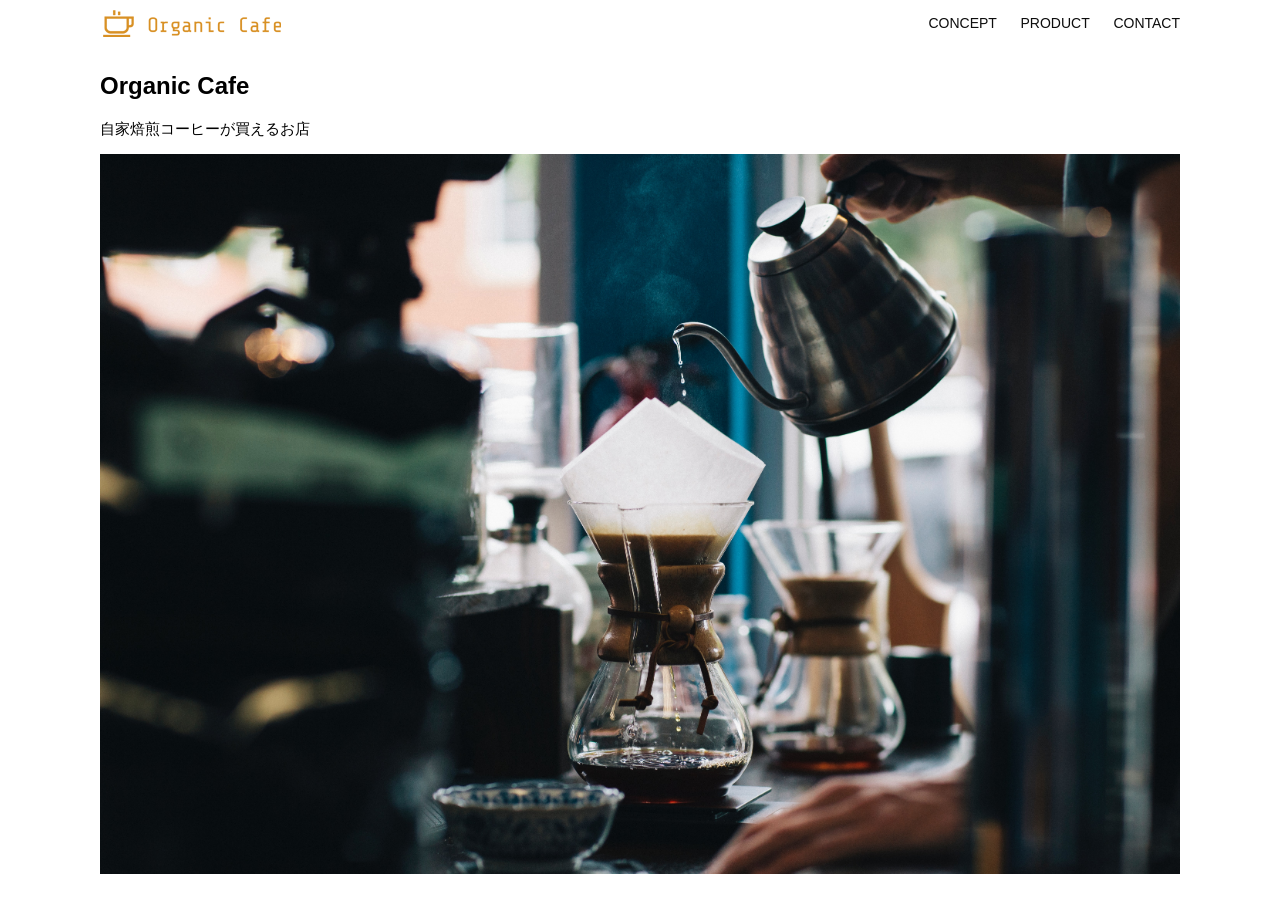
<file: html-css-kadai_013/index.html>
<!DOCTYPE html>
<html>
  <head>
    <title>Organic cafe</title>
    <meta charset="utf-8"/>
    <meta name="description" content="自家焙煎のコーヒーがお家で楽しめるOrganic Cafe"/>
    <meta name="viewport" content="width=device-width, initial-scale=1.0">
    <link rel="stylesheet" href="style.css"/>
  </head>

  <body>
    <header>
      <!--ロゴ-->
      <a href="index.html" id="logo"><img src="images/logo.png" alt="トップページに戻る"></a>
      <!--PC用ナビ-->
      <nav id="nav-pc">
        <a href="index.html#concept">CONCEPT</a>
        <a href="index.html#product">PRODUCT</a>
        <a href="index.html#contact">CONTACT</a>
      </nav>
      <!--スマホ用メニューボタン-->
      <img id="menu-sp" src="images/button-menu.png" alt="ナビゲーションを開く" onclick="document.getElementById('nav-sp').style.display='block'">
      <!--スマホ用ナビ-->
      <nav id="nav-sp">
        <img id="close" src="images/button-close.png" alt="ナビゲーションを閉じる" onclick="document.getElementById('nav-sp').style.display='none'">
        <a id="logo-sp" href="index.html" onclick="document.getElementById('nav-sp').style.display='none'"><img src="images/logo-sp.png" alt="トップページに戻る"></a>
        <a class="menu" href="index.html#concept" onclick="document.getElementById('nav-sp').style.display='none'">CONCEPT</a>
        <a class="menu" href="index.html#product" onclick="document.getElementById('nav-sp').style.display='none'">PRODUCT</a>
        <a class="menu" href="index.html#contact" onclick="document.getElementById('nav-sp').style.display='none'">CONTACT</a>
      </nav>
    </header>
    <main>
      <article>
        <section id="main-visual">
          <div id="main-message">
            <h2>Organic Cafe</h2>
            <P>自家焙煎コーヒーが買えるお店</P>
          </div>
          <img src="images/main-image.jpg" alt="コーヒーをハンドドリップで淹れる画像">
        </section>
      </article>

    </main>
  </body>
</html>
</file>
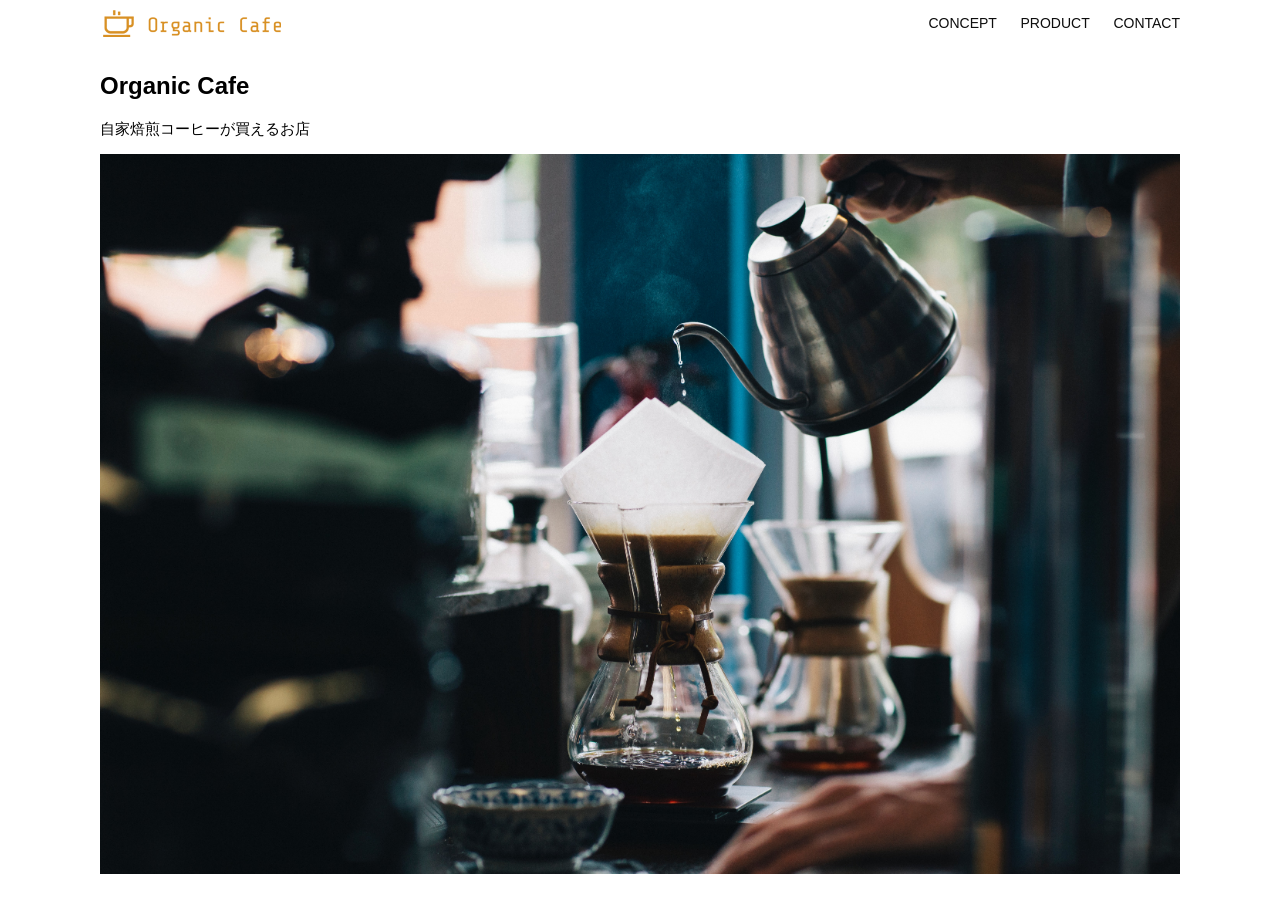
<file: kadai_013/index.html>
<!DOCTYPE html>
<html>
  <head>
    <title>Organic cafe</title>
    <meta charset="utf-8"/>
    <meta name="description" content="自家焙煎のコーヒーがお家で楽しめるOrganic Cafe"/>
    <meta name="viewport" width="device-width, initial-scale=1.0"/>
    <link rel="stylesheet" href="style.css"/>
  </head>

  <body>
    <header>
      <!--ロゴ-->
      <a href="index.html" id="logo"><img src="images/logo.png" alt="トップページに戻る"></a>
      <!--PC用ナビ-->
      <nav id="nav-pc">
        <a href="index.html#concept">CONCEPT</a>
        <a href="index.html#product">PRODUCT</a>
        <a href="index.html#contact">CONTACT</a>
      </nav>
      <!--スマホ用メニューボタン-->
      <img id="menu-sp" src=images/button-menu.png alt="ナビゲーションを開く" onclick="document.getElementById('nav-sp').style.display='block'">
      <!--スマホ用ナビ-->
      <nav id="nav-sp">
        <img id="close" src="images/button-close.png" alt="ナビゲーションを閉じる" onclick="document.getElementById('nav-sp').style.display='none'">
        <a id="logo-sp" href="index.html" onclick="document.getElementById('nav-sp').style.diplay='none'"><img src="images/logo-sp.png" alt="トップページに戻る"></a>
        <a class="menu" href="index.html#concept" onclick="document.getElementById('nav-sp').style.display='none'">CONCEPT</a>
        <a class="menu" href="index.html#product" onclick="document.getElementById('nav-sp').style.display='none'">PRODUCT</a>
        <a class="menu" href="index.html#contact" onclick="document.getElementById('nav-sp').style.display='none'">CONTACT</a>
      </nav>
    </header>
    <main>
      <article>
        <section id="main-visual">
          <div id="main-message">
            <h2>Organic Cafe</h2>
            <P>自家焙煎コーヒーが買えるお店</P>
          </div>
          <img src="images/main-image.jpg" alt="コーヒーをハンドドリップで淹れる画像">
        </section>
      </article>

    </main>
  </body>
</html>
</file>
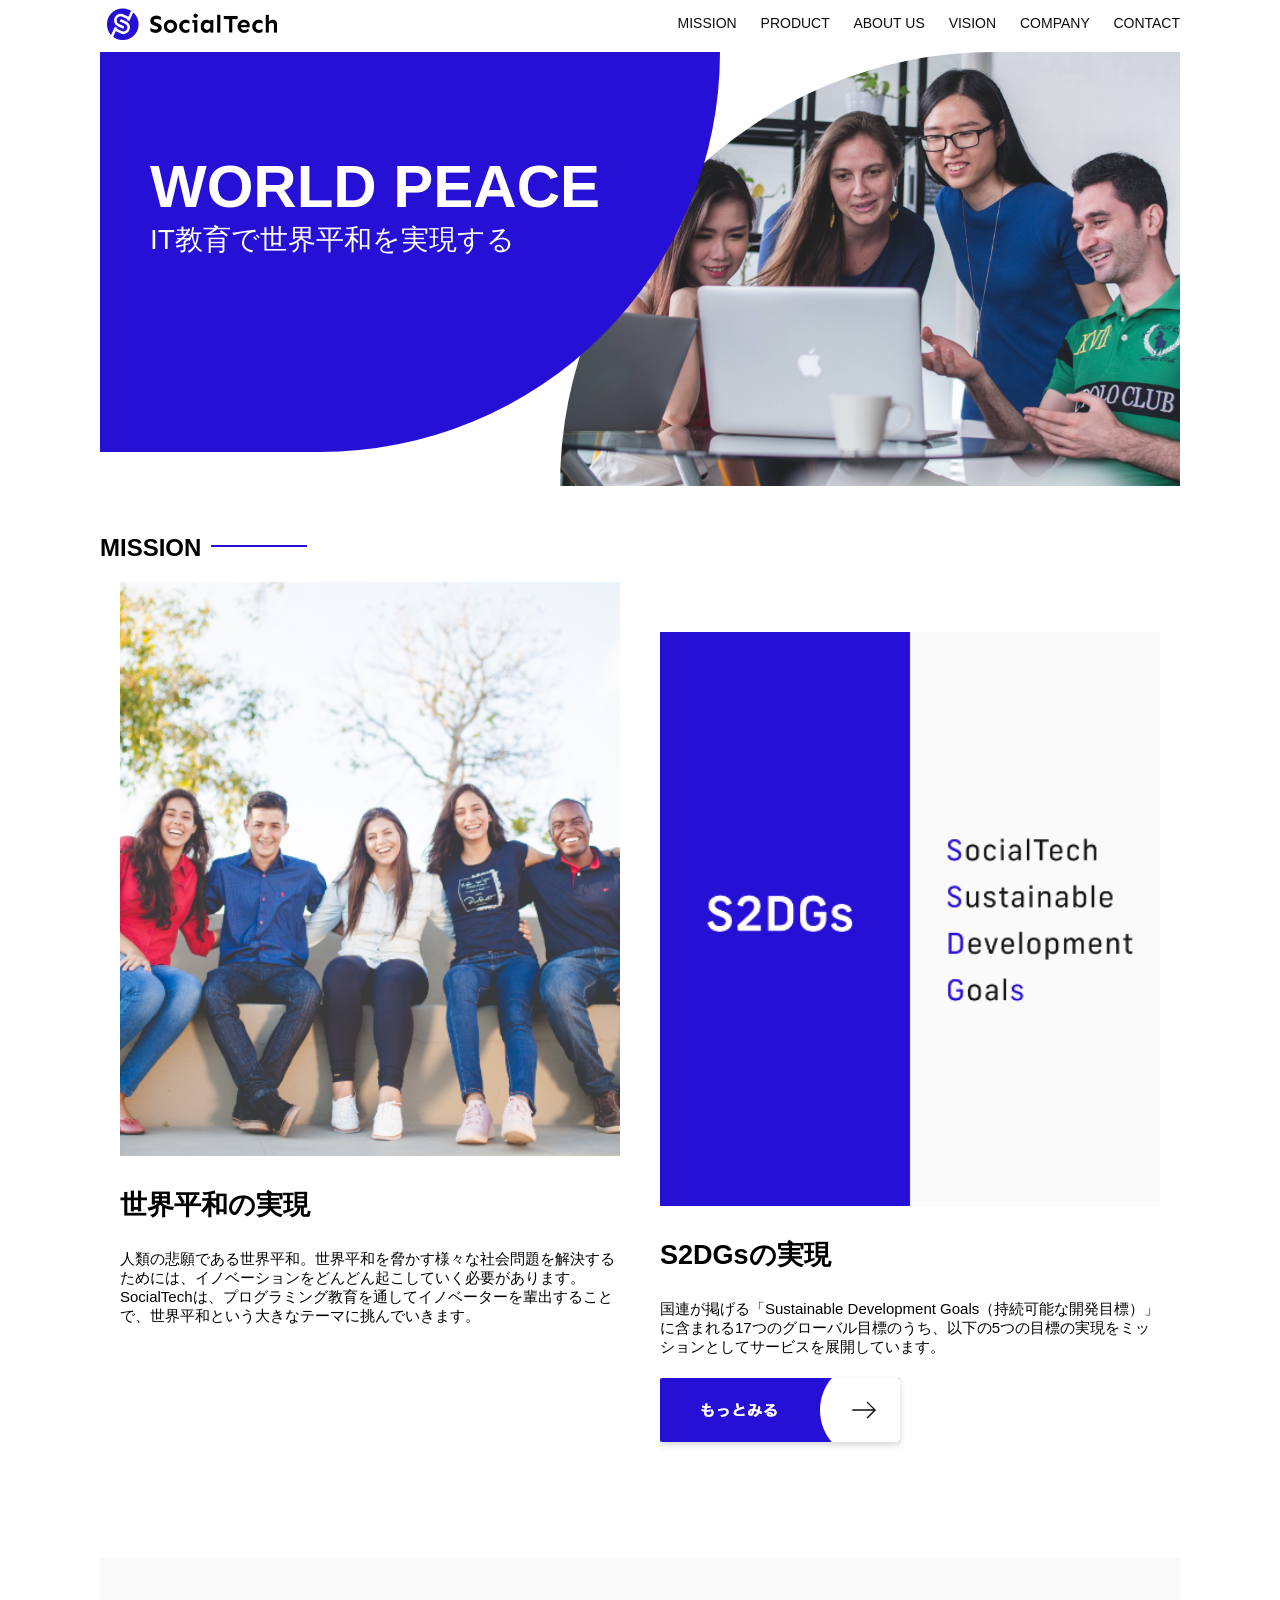
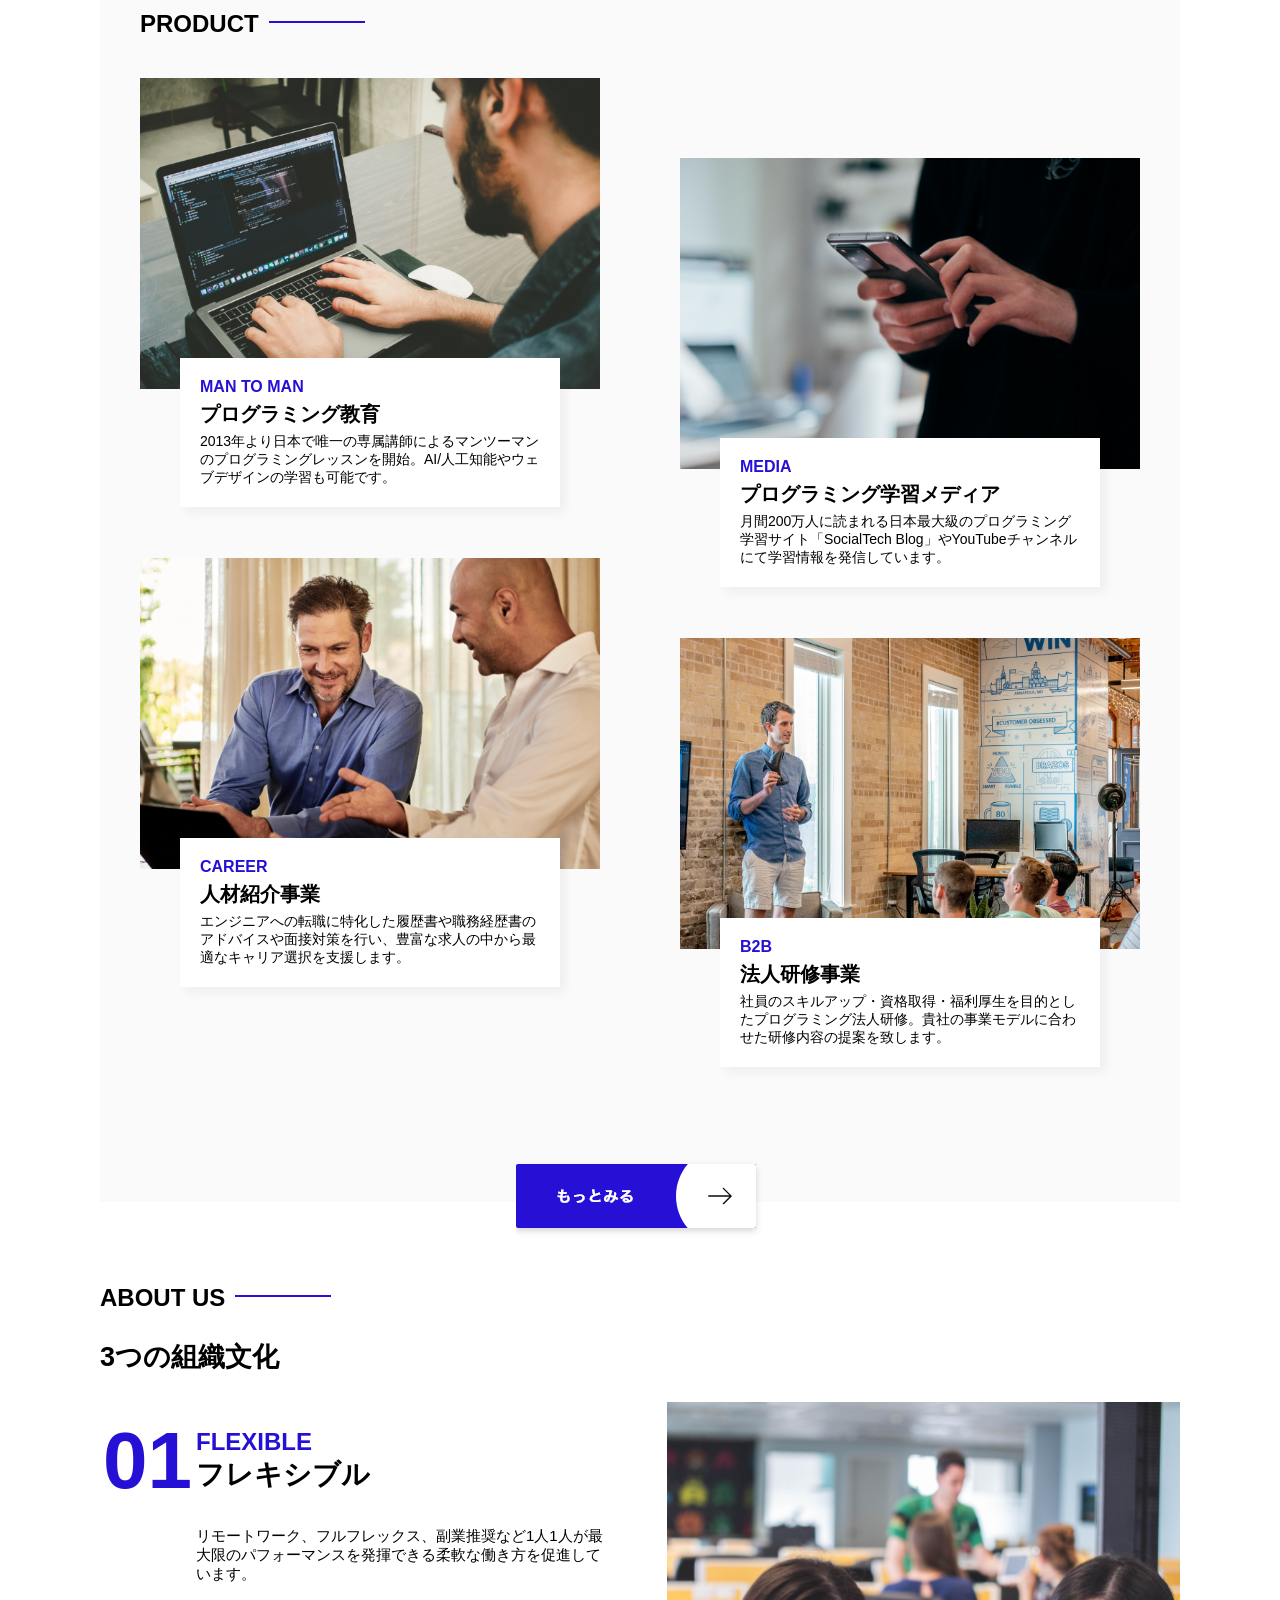
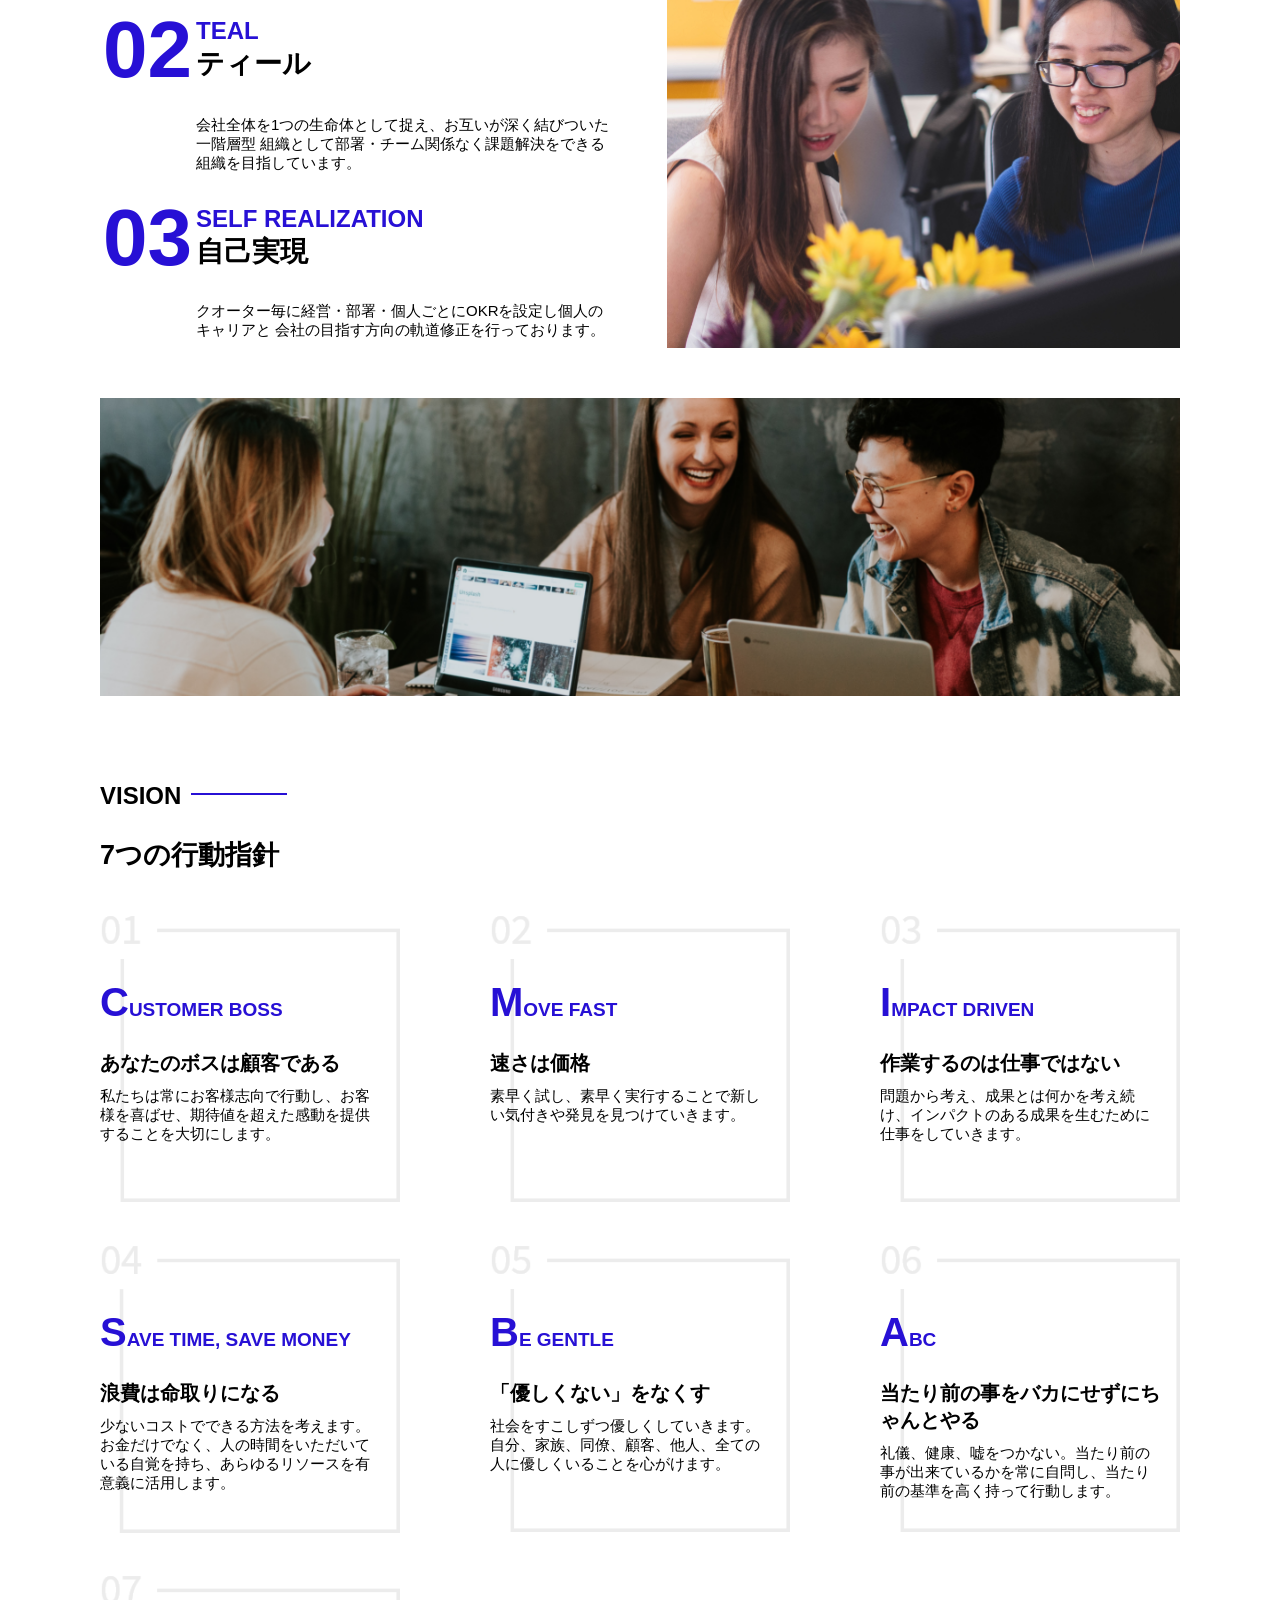
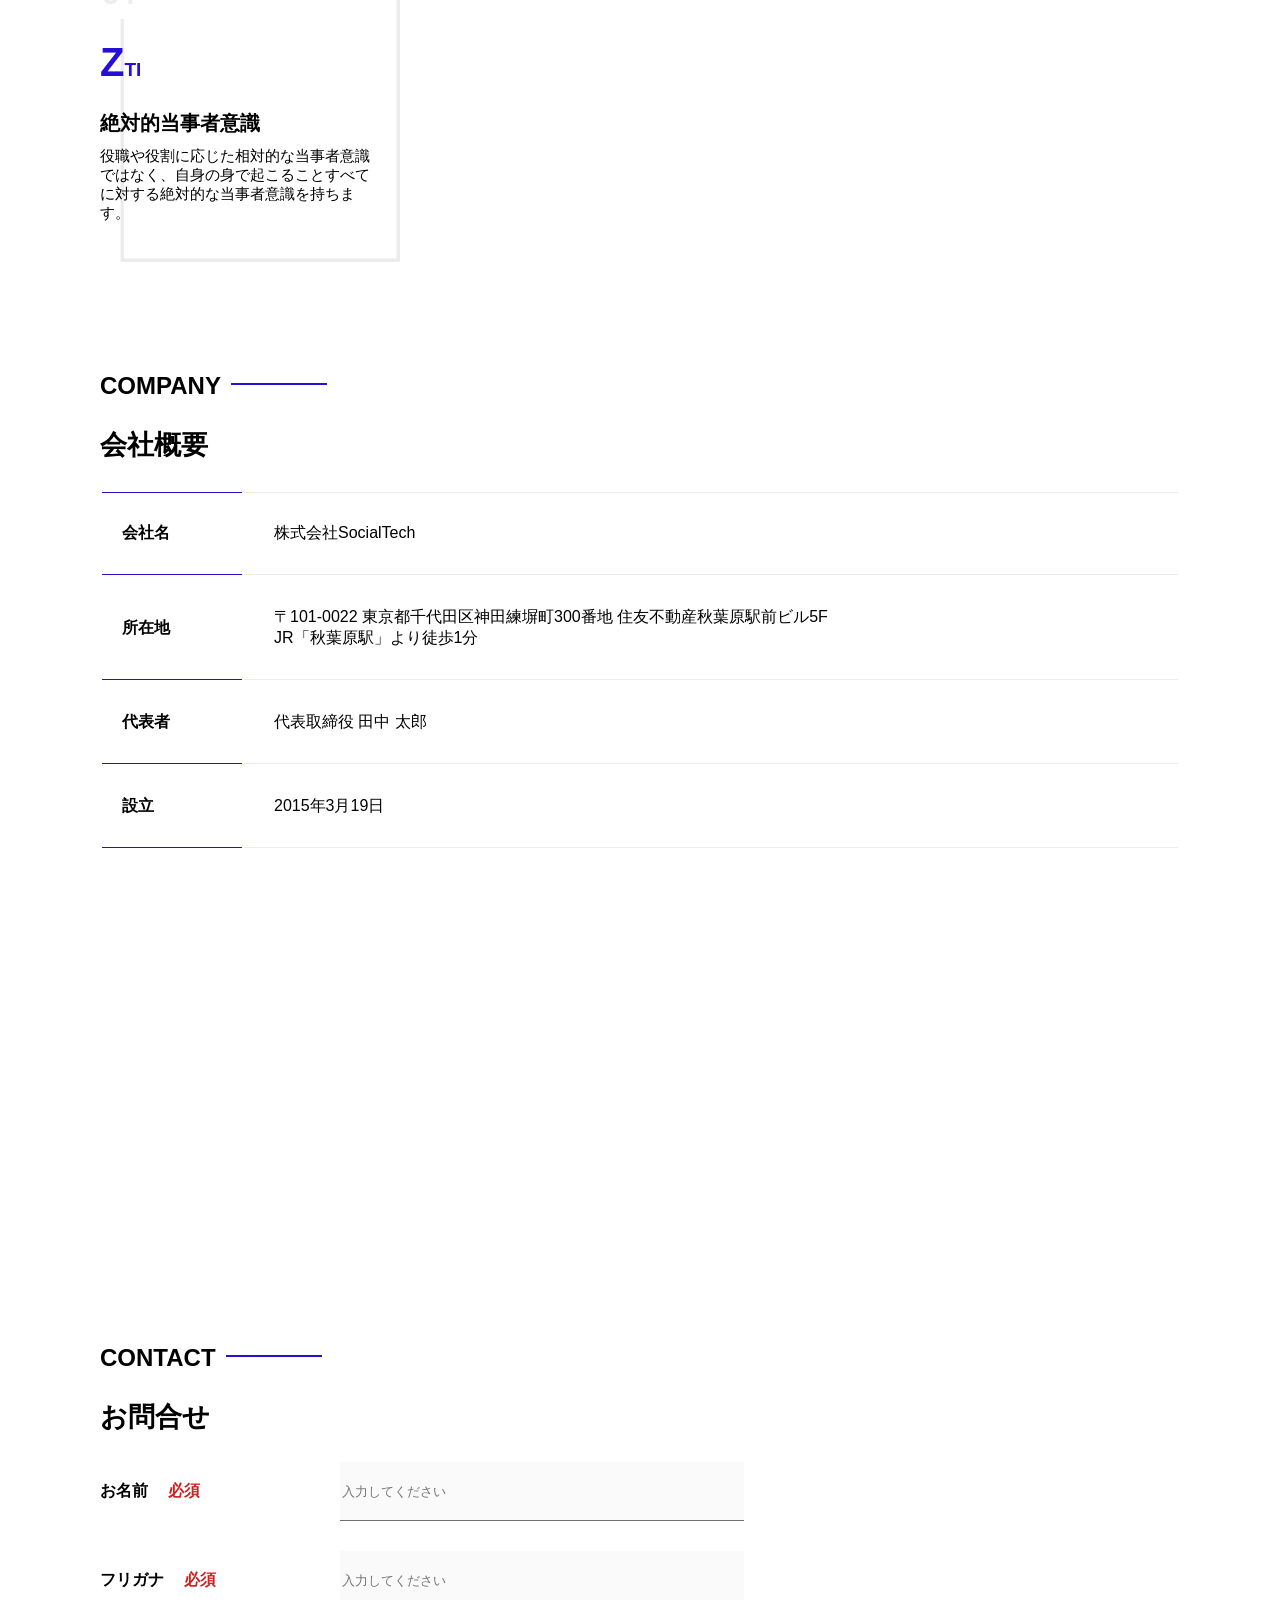
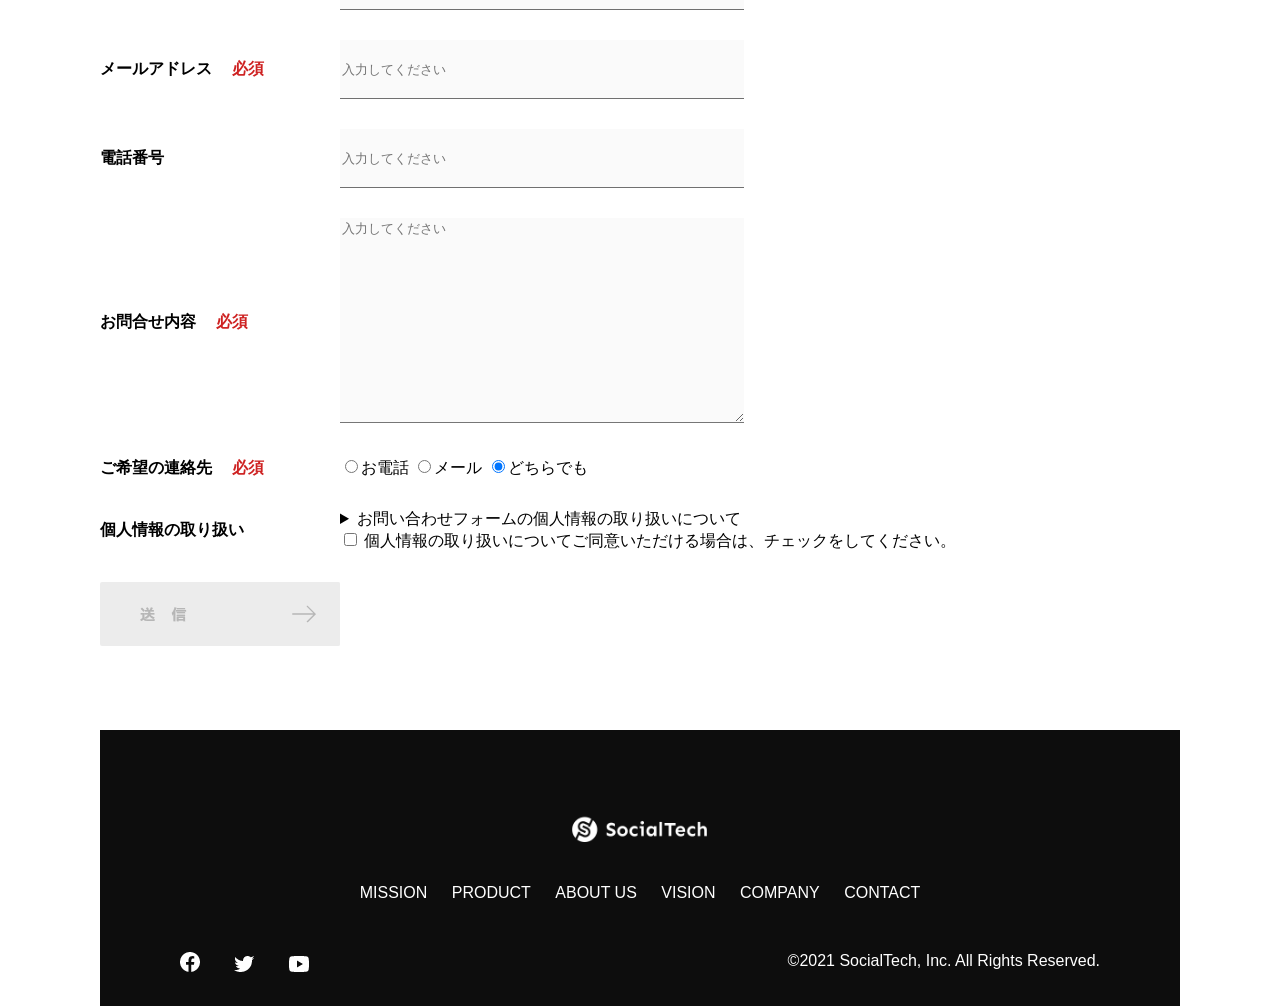
<file: Socialtech2/index.html>
<!DOCTYPE html>
<html>
  <head>
    <title>SocialTech</title>
    <meta charset="utf-8">
    <meta name="description" content="Social Techは絵dTech業界のリーディングカンパニーを目指します">
    <meta name="viewport" width="device-width, initial-scale=1.0">
    <link rel="stylesheet" href="style.css">
  </head>
  <body>
    <header>
      <!--ロゴ-->
      <a href="index.html" id="logo"><img src="images/logo.png" alt="トップページに戻る"></a>
      <!--PC用ナビゲーション-->
      <nav id="nav-pc">
        <a href="mission.html">MISSION</a>
        <a href="product.html">PRODUCT</a>
        <a href="index.html#aboutus">ABOUT US</a>
        <a href="index.html#vision">VISION</a>
        <a href="index.html#company">COMPANY</a>
        <a href="index.html#contact">CONTACT</a>
      </nav>
      <!--スマホ用メニューボタン-->
      <img id="menu-sp" src="images/button-menu.png" alt="ナビゲーションを開く" onclick="document.getElementById('nav-sp').style.display = 'block'">

      <!--スマホ用ナビゲーション-->
      <nav id="nav-sp">
        <img id="close" src="images/button-close.png" alt="ナビゲーションを閉じる" onclick="document.getElementById('nav-sp').style.display = 'none'">
        <a id="logo-sp" href="index.html" onclick="document.getElementById('nav-sp').style.display = 'none'"><img src="images/logo-sp.png" alt="トップページに戻る"></a>
        <a class="menu" href="mission.html" onclick="document.getElementById('nav-sp').style.display = 'none'">MISSION</a>
        <a class="menu" href="product.html" onclick="document.getElementById('nav-sp').style.display = 'none'">PRODUCT</a>
        <a class="menu" href="index.html#aboutus" onclick="document.getElementById('nav-sp').style.display = 'none'">ABOUT US</a>
        <a class="menu" href="index.html#vision" onclick="document.getElementById('nav-sp').style.display = 'none'">VISION</a>
        <a class="menu" href="index.html#company" onclick="ducument.getElementById('nav-sp').style.display = 'none'">COMPANY</a>
        <a class="menu" href="index.html#contact" onclick="document.getElementById('nav-sp').style.display ='none'">CONTACT</a>
        <div id="sns">
          <a href="https://www.facebook.com/sejuku2013"><img src=images/button-facebook.png alt="Facebookへのリンク"></a>
          <a href="https://twitter.com/samuraijuku"><img src=images/button-twitter.png alt="twitterへのリンク"></a>
          <a href="ttps://www.youtube.com/channel/UCCFOQO5aDK0xXam4cUQXT8g"><img src=images/button-youtube.png alt="Youtubeへのリンク"></a>
        </div>
      </nav>
    </header>

    <main>
      <article>
        <section id="main-visual">
          <div id="main-message">
            <h1>WORLD PEACE</h1>
            <p>IT教育で世界平和を実現する</p>
          </div>
          <img src="images/index/index-main.png" alt="PCに集まる多国籍の仲間たち">
        </section>
      </article>
      
      <article>
        <section id="mission">
          <h2 class="index-h2">MISSION</h2>
          <div id="mission-flex">
            <div>
              <img id="mission-photo" src="images/index/index-mission.png" alt="屋外のベンチで写真を撮影する仲間たち">
              <h3>世界平和の実現</h3>
              <p>人類の悲願である世界平和。世界平和を脅かす様々な社会問題を解決するためには、イノベーションをどんどん起こしていく必要があります。SocialTechは、プログラミング教育を通してイノベーターを輩出することで、世界平和という大きなテーマに挑んでいきます。</p>
            </div>
            <div>
              <img id="s2dgs" src="images/index/s2dgs.png" alt="S2DGs">
              <h3>S2DGsの実現</h3>
              <p>国連が掲げる「Sustainable Development Goals（持続可能な開発目標）」に含まれる17つのグローバル目標のうち、以下の5つの目標の実現をミッションとしてサービスを展開しています。</p>
              <a href="mission.html">
                <img src="images/button-more.png" alt="もっと見る">
              </a>
            </div>
          </div>
        </section>

        <section id="product">
          <h2 class="index-h2">PRODUCT</h2>
          <div>
            <div id="product-left">
              <div>
                <img class="product-photo" src="images/product/product-mantoman.png" alt="PCに向き合う男性">
                <div class="product-explain">
                  <span>MAN TO MAN</span>
                  <h3>プログラミング教育</h3>
                  <p>2013年より日本で唯一の専属講師によるマンツーマンのプログラミングレッスンを開始。AI/人工知能やウェブデザインの学習も可能です。</p>
                </div>
              </div>
              <div>
                <img class="product-photo" src="images/product/product-career.png" alt="談笑する二人の男性">
                <div class="product-explain">
                  <span>CAREER</span>
                  <h3>人材紹介事業</h3>
                 <p>エンジニアへの転職に特化した履歴書や職務経歴書のアドバイスや面接対策を行い、豊富な求人の中から最適なキャリア選択を支援します。</p>
                </div>
              </div>
            </div>
            <div id="product-right">
              <div>
                <img class="product-photo" src="images/product/product-media.png" alt="スマホを操作する人物">
                <div class="product-explain">
                  <span>MEDIA</span>
                  <h3>プログラミング学習メディア</h3>
                  <p>月間200万人に読まれる日本最大級のプログラミング学習サイト「SocialTech Blog」やYouTubeチャンネルにて学習情報を発信しています。</p>
                </div>
              </div>
              <div>
                <img class="product-photo" src="images/product/product-b2b.png" alt="大勢の前で抗議する男性">
                <div class="product-explain">
                  <span>B2B</span>
                  <h3>法人研修事業</h3>
                  <p>社員のスキルアップ・資格取得・福利厚生を目的としたプログラミング法人研修。貴社の事業モデルに合わせた研修内容の提案を致します。</p>
                </div>
              </div>
            </div>
          </div>
          <div>
            <a id="product-more" href="product.html">
              <img src="images/button-more.png" alt="もっと見る">
            </a>
          </div>
        </section>

        <section id="aboutus">
          <h2 class="index-h2">ABOUT US</h2>
          <h3>3つの組織文化</h3>
          <div>
            <table class="culture-table">
              <tr>
                <td>
                  <span class="culture-num">01</span>
                </td>
                <td>
                  <span class="culture-en">FLEXIBLE</span>
                  <span class="culture-jp">フレキシブル</span>
                </td>
              </tr>
              <tr>
                <td>
                  <!--空のセル-->
                </td>
                <td>
                  <P class="culture-description">
                    リモートワーク、フルフレックス、副業推奨など1人1人が最大限のパフォーマンスを発揮できる柔軟な働き方を促進しています。
                  </P>
                </td>
              </tr>
              <tr>
                <td>
                  <span class="culture-num">02</span>
                </td>
                <td>
                  <span class="culture-en">TEAL</span>
                  <span class="culture-jp">ティール</span>
                </td>
              </tr>
              <tr>
                <td>
                  <!--空のセル-->
                </td>
                <td>
                  <p class="culture-description">
                    会社全体を1つの生命体として捉え、お互いが深く結びついた一階層型
                    組織として部署・チーム関係なく課題解決をできる組織を目指しています。
                  </p>
                </td>
              </tr>
              <tr>
                <td>
                  <span class="culture-num">03</span>
                </td>
                <td>
                  <span class="culture-en">SELF REALIZATION</span>
                  <span class="culture-jp">自己実現</span>
                </td>
              </tr>
              <tr>
                <td>
                  <!--空のセル-->
                </td>
                <td>
                  <p class="culture-description">
                    クオーター毎に経営・部署・個人ごとにOKRを設定し個人のキャリアと
                    会社の目指す方向の軌道修正を行っております。
                  </p>
                </td>
              </tr> 
            </table>
              <img class="culture-img" src="images/index/index-aboutus1.png" alt="笑顔で話し合う二人の女性">
          </div>
            <img class="culture-img2" src="images/index/index-aboutus2.png" alt="笑顔で話し合う三人の男女">
        </section>

        <!--VISION-->
        <section id="vision">
          <h2 index-h2>VISION</h2>
          <h3>7つの行動指針</h3>
          <div>
            <div class="vision-box">
              <img src="images/index/vision-01.png" alt="01">
              <span>
                <h4>CUSTOMER BOSS</h4>
                <h5>あなたのボスは顧客である</h5>
                <P>私たちは常にお客様志向で行動し、お客様を喜ばせ、期待値を超えた感動を提供することを大切にします。</P>
              </span>
            </div>
            <div>
              <div class="vision-box">
                <img src="images/index/vision-02.png" alt="02">
                <span>
                  <h4>MOVE FAST</h4>
                  <h5>速さは価格</h5>
                  <p>素早く試し、素早く実行することで新しい気付きや発見を見つけていきます。</p>
                </span>
              </div>
            </div>
            <div>
              <div class="vision-box">
                <img src="images/index/vision-03.png" alt="03">
                <span>
                  <h4>IMPACT DRIVEN</h4>
                  <h5>作業するのは仕事ではない</h5>
                  <p>問題から考え、成果とは何かを考え続け、インパクトのある成果を生むために仕事をしていきます。</p>
                </span>
              </div>
            </div>
            <div>
              <div class="vision-box">
                <img src="images/index/vision-04.png" alt="04">
                <span>
                  <h4>SAVE TIME, SAVE MONEY</h4>
                  <h5>浪費は命取りになる</h5>
                  <p>少ないコストでできる方法を考えます。お金だけでなく、人の時間をいただいている自覚を持ち、あらゆるリソースを有意義に活用します。</p>
                </span>
              </div>
            </div>
            <div>
              <div class="vision-box">
                <img src="images/index/vision-05.png" alt="05">
                <span>
                  <h4>BE GENTLE</h4>
                  <h5>「優しくない」をなくす</h5>
                  <p>社会をすこしずつ優しくしていきます。自分、家族、同僚、顧客、他人、全ての人に優しくいることを心がけます。</p>
                </span>
              </div>
            </div>
            <div>
              <div class="vision-box">
                <img src="images/index/vision-06.png" alt="06">
                <span>
                  <h4>ABC</h4>
                  <h5>当たり前の事をバカにせずにちゃんとやる</h5>
                  <p>礼儀、健康、嘘をつかない。当たり前の事が出来ているかを常に自問し、当たり前の基準を高く持って行動します。</p>
                </span>
              </div>
            </div>
            <div>
              <div class="vision-box">
                <img src="images/index/vision-07.png" alt="07">
                <span>
                  <h4>ZTI</h4>
                  <h5>絶対的当事者意識</h5>
                  <p>役職や役割に応じた相対的な当事者意識ではなく、自身の身で起こることすべてに対する絶対的な当事者意識を持ちます。</p>
                </span>
              </div>
            </div>
          </div>
        </section>

        <!--COMPANY-->
        <section id="company">
          <h2 class="index-h2">COMPANY</h2>
          <h3>会社概要</h3>
          <table id="company-table">
            <tr>
              <th class="tableheader-first">会社名</th>
              <td class="cell-first">株式会社SocialTech</td>
            </tr>
            <tr>
              <th class=tableheader>所在地</th>
              <td class="cell">〒101-0022 東京都千代田区神田練塀町300番地 住友不動産秋葉原駅前ビル5F<br>JR「秋葉原駅」より徒歩1分</td>
            </tr>
            <tr>
              <th class="tableheader">代表者</th>
              <td class="cell">代表取締役 田中 太郎</td>
            </tr>
            <tr>
              <th class="tableheader">設立</th>
              <td class="cell">2015年3月19日</td>
            </tr>
          </table>
          <iframe src="https://www.google.com/maps/embed?pb=!1m18!1m12!1m3!1d3240.0688551336807!2d139.7720776771055!3d35.69992317258124!2m3!1f0!2f0!3f0!3m2!1i1024!2i768!4f13.1!3m3!1m2!1s0x60188fee13660e23%3A0x77137876edf742ac!2z5L2P5Y-L5LiN5YuV55Sj56eL6JGJ5Y6f6aeF5YmN44OT44Or!5e0!3m2!1sja!2sjp!4v1704858013291!5m2!1sja!2sjp"
          style="border: 0;" allowfullscreen=" looding=lazy">
          </iframe>
        </section>

        <!--CONTACT-->
        <section id="contact">
          <h2 id="index-h2">CONTACT</h2>
          <h3>お問合せ</h3>
          <form>
            <div>
              <div class="contact-heading">
                <label class="contact-label">お名前<span class="contact-span">必須</span></label>
              </div>
              <div>
                <input type="text" name="name" placeholder="入力してください" class="contact-textbox">
              </div>
            </div>
            <div>
              <div class="contact-heading">
                <label class="contact-label">フリガナ<span class=contact-span>必須</span></label>
              </div>
              <div>
                <input type="text" name="furigana" placeholder="入力してください" class="contact-textbox">
              </div>
            </div>
            <div>
              <div class="contact-heading">
                <label class="contact-label">メールアドレス<span class=contact-span>必須</span></label>
              </div>
              <div>
                <input type="text" name="email" placeholder="入力してください" class="contact-textbox">
              </div>
            </div>
            <div>
              <div class="contact-heading">
                <label class="contact-label">電話番号</label>
              </div>
              <div>
                <input type="text" name="tel" placeholder="入力してください" class="contact-textbox">
              </div>
            </div>
            <div>
              <div class="contact-heading">
                <label class="contact-label">お問合せ内容<span class=contact-span>必須</span></label>
              </div>
              <div>
                <textarea class="contact-textarea" placeholder="入力してください" name="message"></textarea>
              </div>
            </div>
            <div>
              <div class="contact-heading">
                <label class="contact-label">ご希望の連絡先<span class="contact-span">必須</span></label>
              </div>
              <div>
                <input class="radiobutton" type="radio" value="tel" name="contact" checked><label>お電話</label>
                <input class="radiobutton" type="radio" value="mail" name="contact" checked><label>メール</label>
                <input class="radiobutton" type="radio" value="both" name="contact" checked><label>どちらでも</label>
              </div>
            </div>
            <div>
              <div class="contact-heading">
                <label class="contact-label">個人情報の取り扱い</label>
              </div>
              <div>
                <details>
                  <summary>お問い合わせフォームの個人情報の取り扱いについて</summary>
                  <div>
                    <span>１．組織の名称又は氏名</span><br>
                    株式会社SocialTech<br><br>
                    <span>２．個人情報保護管理者（若しくはその代理人）の氏名又は職名、所属及び連絡先
                    鈴木 一郎 コーポレート部</span><br>
                    メールアドレス：samurai@example.com<br>
                    TEL：03-1234-5678<br>
                    <span>３．個人情報の利用目的</span><br>
                     ・本サービス及び本サービスに関連する情報の提供又はそれらに関する連絡のため<br>
                     ・ユーザーの本人確認のため<br>
                     ・当社サービスのご案内のため<br>
                     ・当社の商品等の広告または宣伝（電子メールによるものを含むものとします。）<br><br>
                    <span>４．個人情報の取り扱い業務の委託</span><br>
                    個人情報の取扱業務の全部または一部を外部に業務委託する場合があります。<br>
                    その際、弊社は、個人情報を適切に保護できる管理体制を敷き実行していることを条件として<br>
                    委託先を厳選したうえで、機密保持契約を委託先と締結し、お客様の個人情報を厳密に管理させます。<br><br>
                    <span>５．個人情報の開示等の請求</span><br>
                    お客様は、弊社に対してご自身の個人情報の開示等（利用目的の通知、開示、内容の訂正・追加・削除、利用の停止または消去、第三者への提供の停止）に関して、当社問合わせ窓口に申し出ることができます。<br>
                    その際、弊社はお客様ご本人を確認させていただいたうえで、合理的な期間内に対応いたします。<br><br>
                    なお、個人情報に関する弊社問合わせ先は、次の通りです。<br><br>
                    株式会社SocialTech　個人情報問合せ窓口<br>
                    〒101-0022 東京都千代田区神田練塀町300番地 住友不動産秋葉原駅前ビル5F<br>
                    メールアドレス：samurai@example.com　TEL：03-1234-5678<br><br>
                    <span>６．個人情報を提供されることの任意性について</span><br><br>
                    お客様がご自身の個人情報を弊社に提供されるか否かは、お客様のご判断によりますが、もしご提供されない場合には、適切なサービスが提供できない場合がありますので予めご了承ください。
                  </div>
                </details>
                <input type="checkbox" name="agree">
                <span>個人情報の取り扱いについてご同意いただける場合は、チェックをしてください。</span>
              </div>
            </div>
            <input type="image" src="images/button-submit.png" alt="送信する">
          </form>
        </section>
      </article>
      <footer>
        <div id="footer-logo">
          <img src="images/logo-sp.png" alt="SocialTech">
        </div>
        <div id="footer-link">
          <a href="mission.html">MISSION</a>
          <a href="product.html">PRODUCT</a>
          <a href="index.html#aboutus">ABOUT US</a>
          <a href="index.html#vision">VISION</a>
          <a href="index.html#company">COMPANY</a>
          <a href="index.html#contact">CONTACT</a>
        </div>
        <div id="sns-footer">
          <a href="http://www.facebook.com/sejuku2013"><img src="images/button-facebook.png" alt="Facebookへのリンク"></a>
          <a href="https://twitter.com/samuraijuku"><img src="images/button-twitter.png" alt="Twitterへのリンク"></a>
          <a href="https://www.youtube.com/channel/UCCFOQO5aDK0xXam4cUQXT8g"><img src="images/button-youtube.png" alt="Youtubeへのリンク"></a>
           <span id="copyright">&copy;2021 SocialTech, Inc. All Rights Reserved.</span>
        </div>
      </footer>
    </main>
  </body>
</html>
</file>
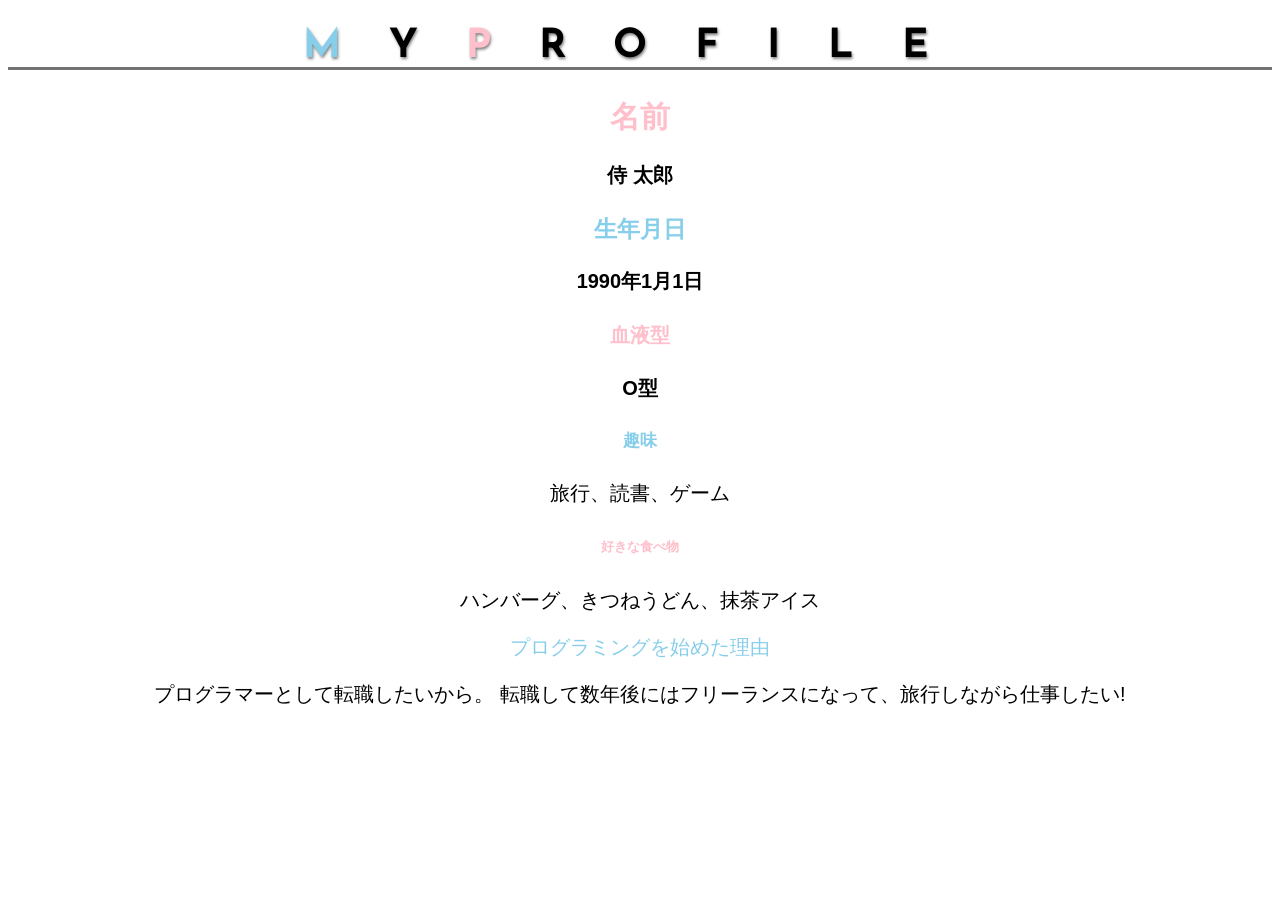
<file: kadai_014.html>
<!DOCTYPE html>
<html>
  <head>
    <title>14章課題</title>
    <mata name="description" content="このページは14章の課題です。">
    <meta charset="utf-8">
    <link rel="stylesheet" href="kadai_014.css">
    <link rel="preconnect" href="https://fonts.googleapis.com">
<link rel="preconnect" href="https://fonts.gstatic.com" crossorigin>
<link href="https://fonts.googleapis.com/css2?family=Josefin+Sans&family=Noto+Sans+JP&display=swap" rel="stylesheet">

  </head>
  <body>
      <h1 class="google-fonts"><span id="first-heading">M</span>Y<span id="second-heading">P</span>ROFILE</h1>
      <div id="parent">
        <h2 class="text-pink">名前</h2>
        <p class="child">侍 太郎</p>
        <div class="child">
        <h3 class="text-skyblue">生年月日</h3>
        <p class="grandchild">1990年1月1日</p>
        <h4 class="text-pink">血液型</h4>
        <P class="grandchild">O型</P>
        </div>
        </div>
        </div>
    </div>
      <h5 class="text-skyblue">趣味</h5>
      <P>旅行、読書、ゲーム</P>
      <h6 class="text-pink">好きな食べ物</h6>
      <p>ハンバーグ、きつねうどん、抹茶アイス</p>
      <h7 class="text-skyblue">プログラミングを始めた理由</h7>
      <p>プログラマーとして転職したいから。
        転職して数年後にはフリーランスになって、旅行しながら仕事したい!</p>
  </body>
</html>
</file>
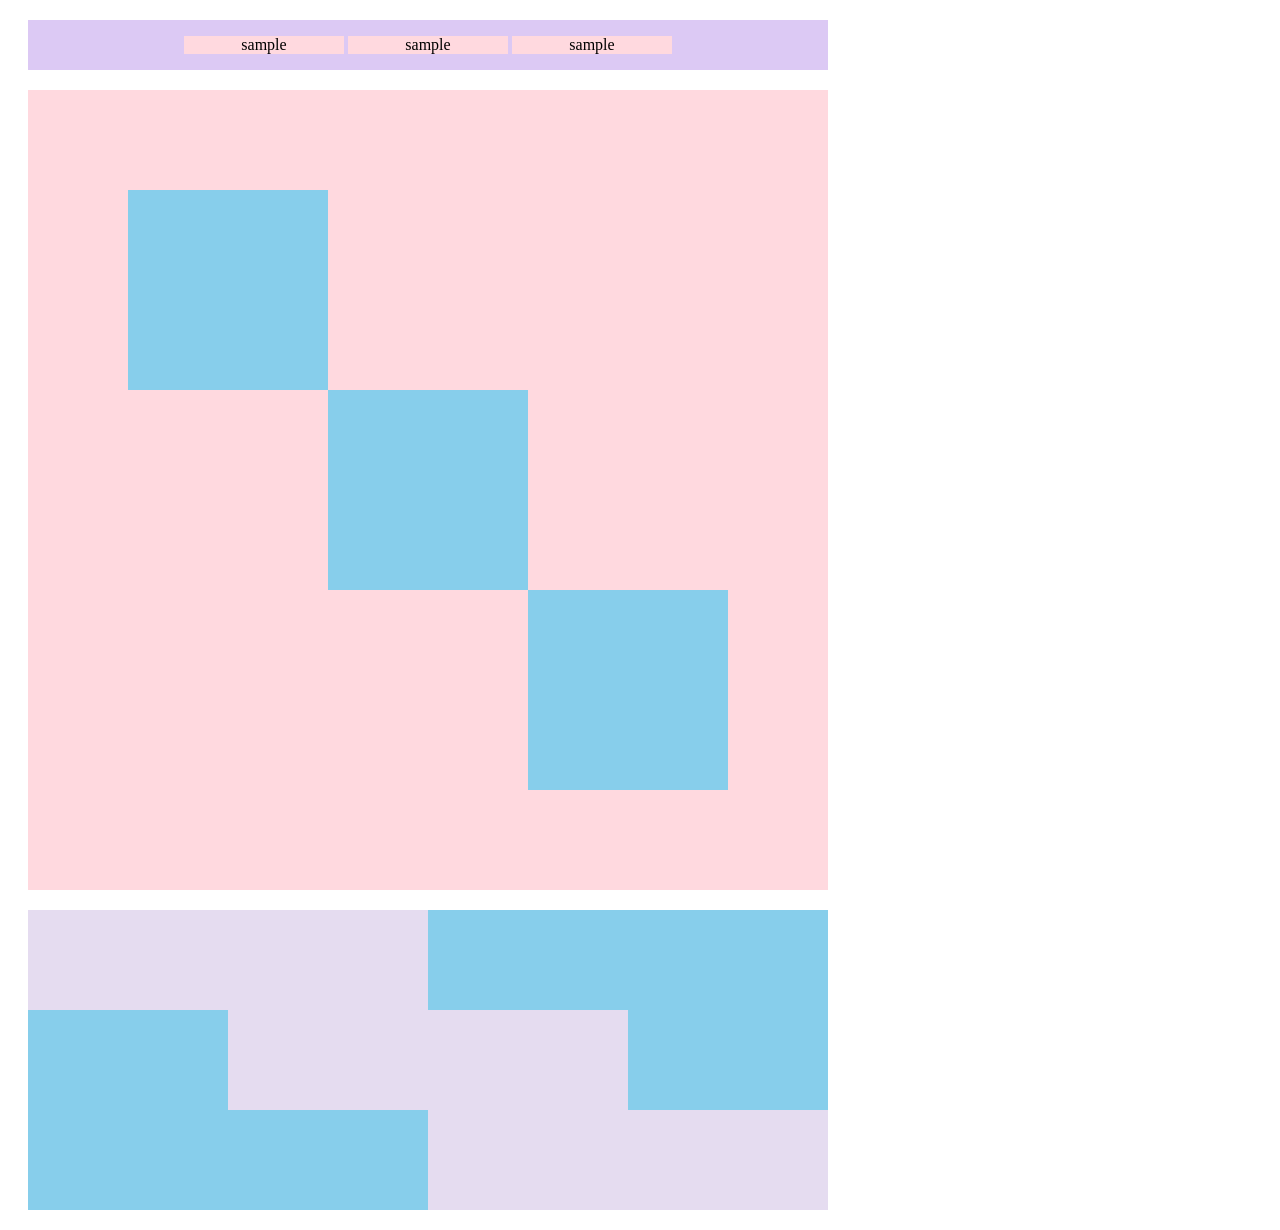
<file: kadai_018.html>
<!DOCTYPE html>
<html>
  <head>
    <title>18章課題</title>
    <meta name="このページは18章の課題です">
    <meta charset="utf-8">
    <link rel="stylesheet" href="style.css">
  </head>
  <body>
    <div id="top">
      <div class="top-child">
        <P top-child>sample</P>
        <P top-child>sample</P>
        <P top-child>sample</P>
      </div>
    </div>
    <div id="middle">
      <div id="middle-child01"></div>
        <div id="middle-child02"></div>
         <div id="middle-child03"></div>
    </div>
    <div id="bottom">
      <div id="bottom-child01"></div>
        <div id="bottom-child02"></div>
          <div id="bottom-child03"></div>
    </div>
  </body>
</html>
</file>
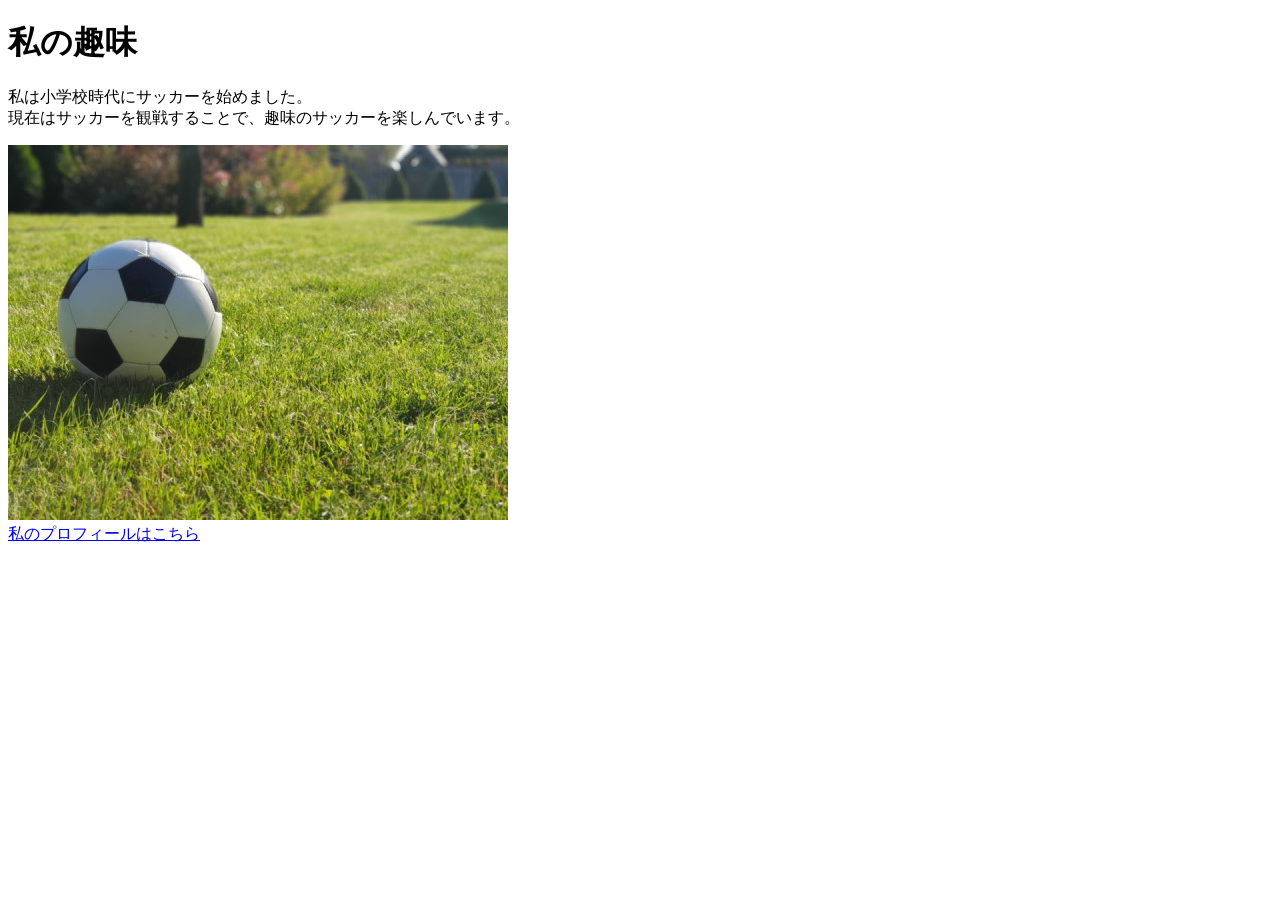
<file: kadai_005/kadai_005.html>
<!DOCTYPE html>
<html>
  <head>
    <title>５章課題</title>
    <meta name="description"content="このページは大５章の課題です"
      <meta charset="utf-8"
  </head>

  <body>
    <header>
      <h1>私の趣味</h1>
    </header>

    <p>私は小学校時代にサッカーを始めました。<br>現在はサッカーを観戦することで、趣味のサッカーを楽しんでいます。</p>
    <img src="../kadai_005/images/sample.jpg"><br>
    <a href="https://twitter.com/samuraijuku">私のプロフィールはこちら</a>
  </body>
</html>
</file>
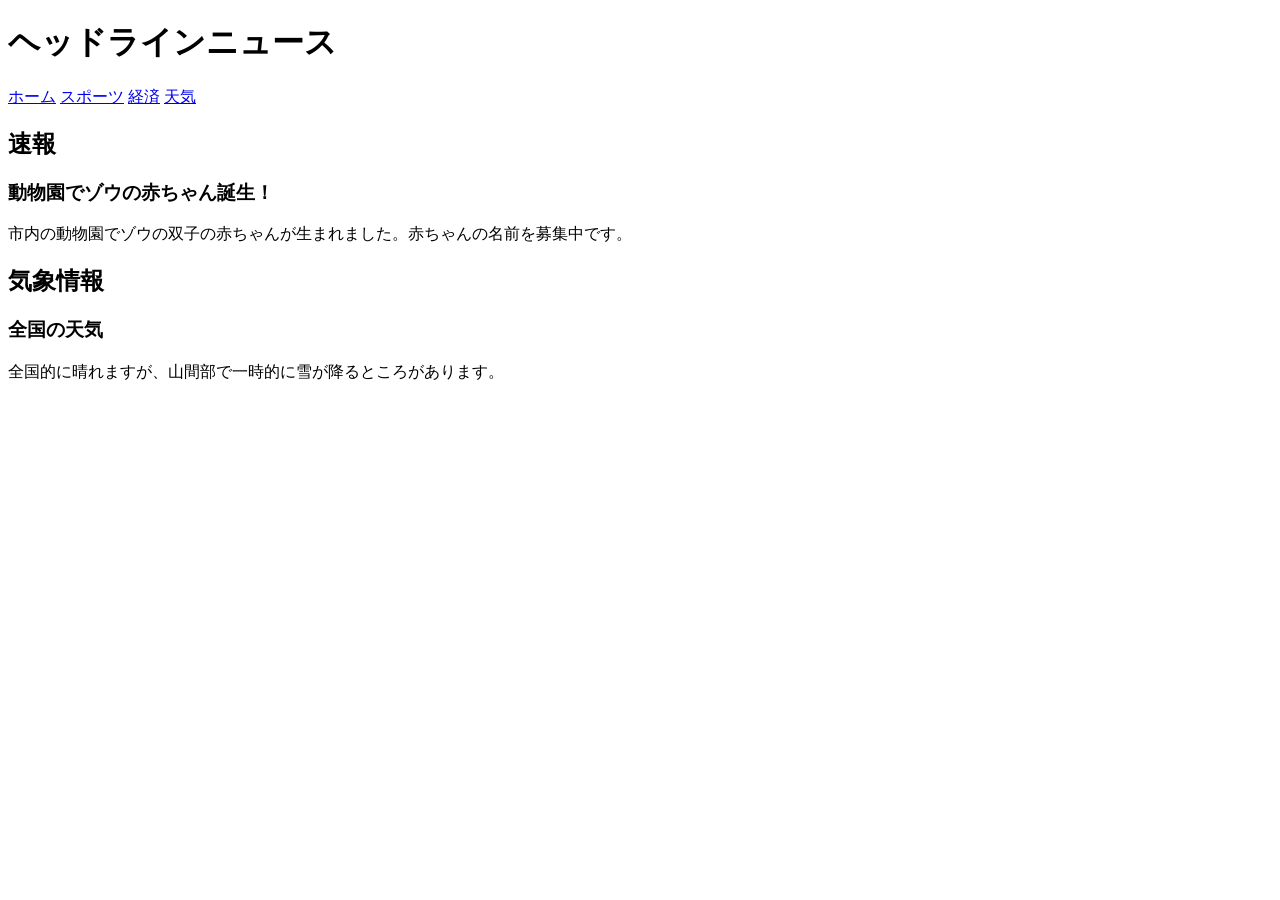
<file: kadai_008/layout.html>
<!DOCTYPE html>
<html>

<body>
  <header>
    <h1>ヘッドラインニュース</h1>
    <nav>
      <a href="layout.html">ホーム</a>
      <a href="https://www.google.com">スポーツ</a>
      <a href="https://www.google.com">経済</a>
      <a href="https://www.google.com">天気</a>
    </nav>
  </header>

  <main>
    <article>
      <section>
        <h2>速報</h2>
        <h3>動物園でゾウの赤ちゃん誕生！</h3>
        <p>市内の動物園でゾウの双子の赤ちゃんが生まれました。赤ちゃんの名前を募集中です。</p>
      </section>
      <section>
        <h2>気象情報</h2>
        <h3>全国の天気</h3>
        <p>全国的に晴れますが、山間部で一時的に雪が降るところがあります。</p>
      </section>
    </article>

  </main>
  <footer>
  </footer>
</body>

</html>
</file>
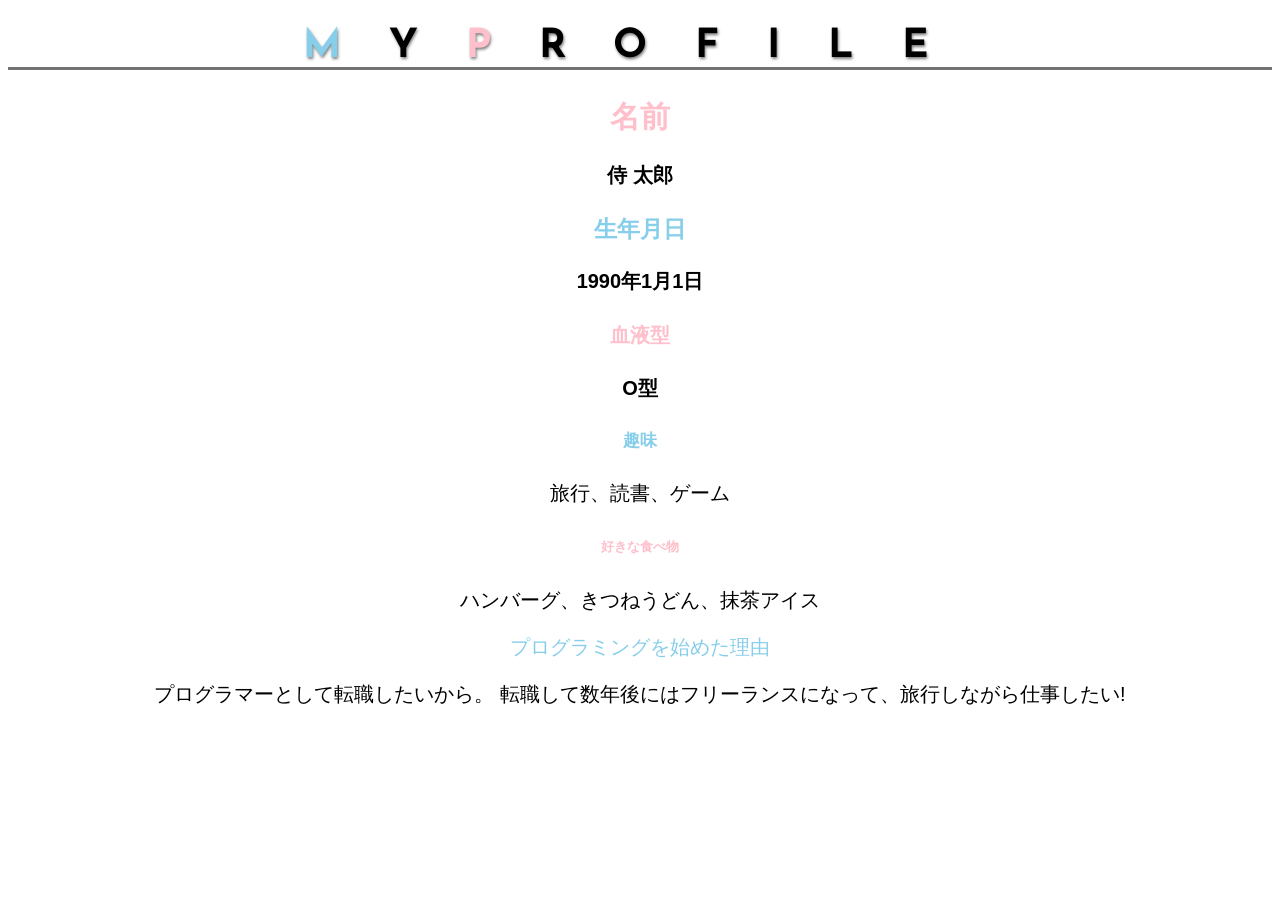
<file: kadai_014/kadai_014.html>
<!DOCTYPE html>
<html>
  <head>
    <title>14章課題</title>
    <meta name="description" content="このページは14章の課題です。">
    <meta charset="utf-8">
    <link rel="stylesheet" href="kadai_014.css">
      <link rel="preconnect" href="https://fonts.googleapis.com">
        <link rel="preconnect" href="https://fonts.gstatic.com" crossorigin>
        <link href="https://fonts.googleapis.com/css2?family=Josefin+Sans&family=Noto+Sans+JP&display=swap" rel="stylesheet">

  </head>
  <body>
      <h1 class="google-fonts"><span class="text-skyblue">M</span>Y<span class="text-pink">P</span>ROFILE</h1>
      <div id="parent">
        <h2 class="text-pink">名前</h2>
        <p class="child">侍 太郎</p>
        <div class="child">
        <h3 class="text-skyblue">生年月日</h3>
        <p class="grandchild">1990年1月1日</p>
        <h4 class="text-pink">血液型</h4>
        <P class="grandchild">O型</P>
        </div>
        </div>
        </div>
    </div>
      <h5 class="text-skyblue">趣味</h5>
      <P>旅行、読書、ゲーム</P>
      <h6 class="text-pink">好きな食べ物</h6>
      <p>ハンバーグ、きつねうどん、抹茶アイス</p>
      <h7 class="text-skyblue">プログラミングを始めた理由</h7>
      <p>プログラマーとして転職したいから。
        転職して数年後にはフリーランスになって、旅行しながら仕事したい!</p>
  </body>
</html>
</file>
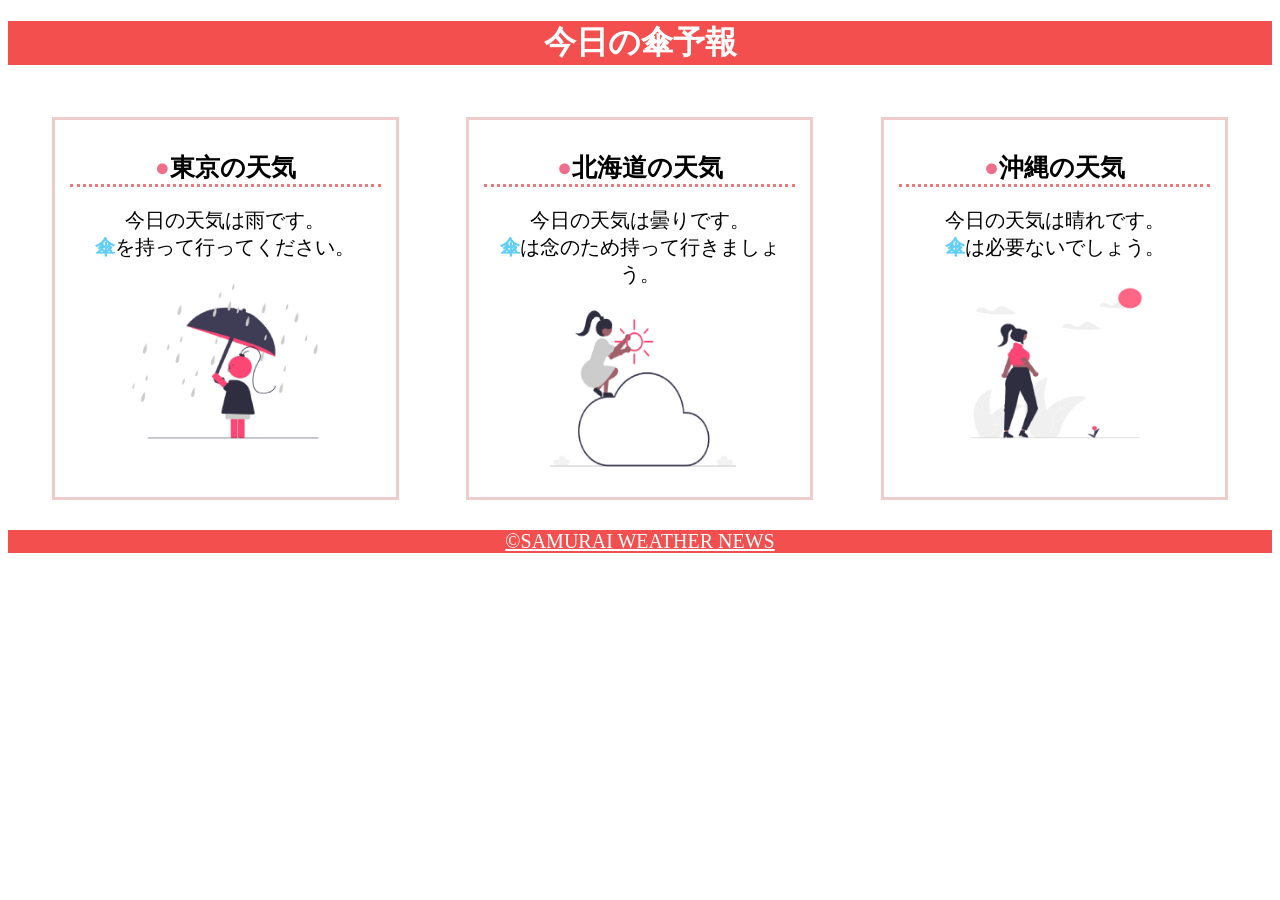
<file: kadai_022/kadai_022.html>
<!DOCTYPE html>
<html>
  <title>22章課題</title>
  <head>
    <meta name="description" content="このページは22章の課題です">
    <meta charset="utf-8">
    <meta name="viewport" content="width=device-width,initial-scale=1.0">
    <link rel="stylesheet" href="style.css">
  </head>
  <body>
      <header>
      <h1>今日の傘予報</h1>
      </header>
      <main>
        <div id="parent">
            <div id="item01" class="contents">
            <h2>東京の天気</h2>
            <p>今日の天気は雨です。</p>
            <p>傘を持って行ってください。</p>
            <img src="images/rainy.png">
            </div>
            <div id="item02"  class="contents">
            <h2>北海道の天気</h2>
            <p>今日の天気は曇りです。</p>
            <p>傘は念のため持って行きましょう。</p>
            <img src="images/cloudy.png">
            </div>
            <div id="item03"  class="contents">
            <h2>沖縄の天気</h2>
            <p>今日の天気は晴れです。</p>
            <p>傘は必要ないでしょう。</p>
            <img src="images/sunny.png">
            </div>
        </div>
      </main>
      <footer>
        <a href="https://www.sejuku.net/corp/">&copy;SAMURAI WEATHER NEWS</a>
      </footer>
  </body>

</html>
</file>
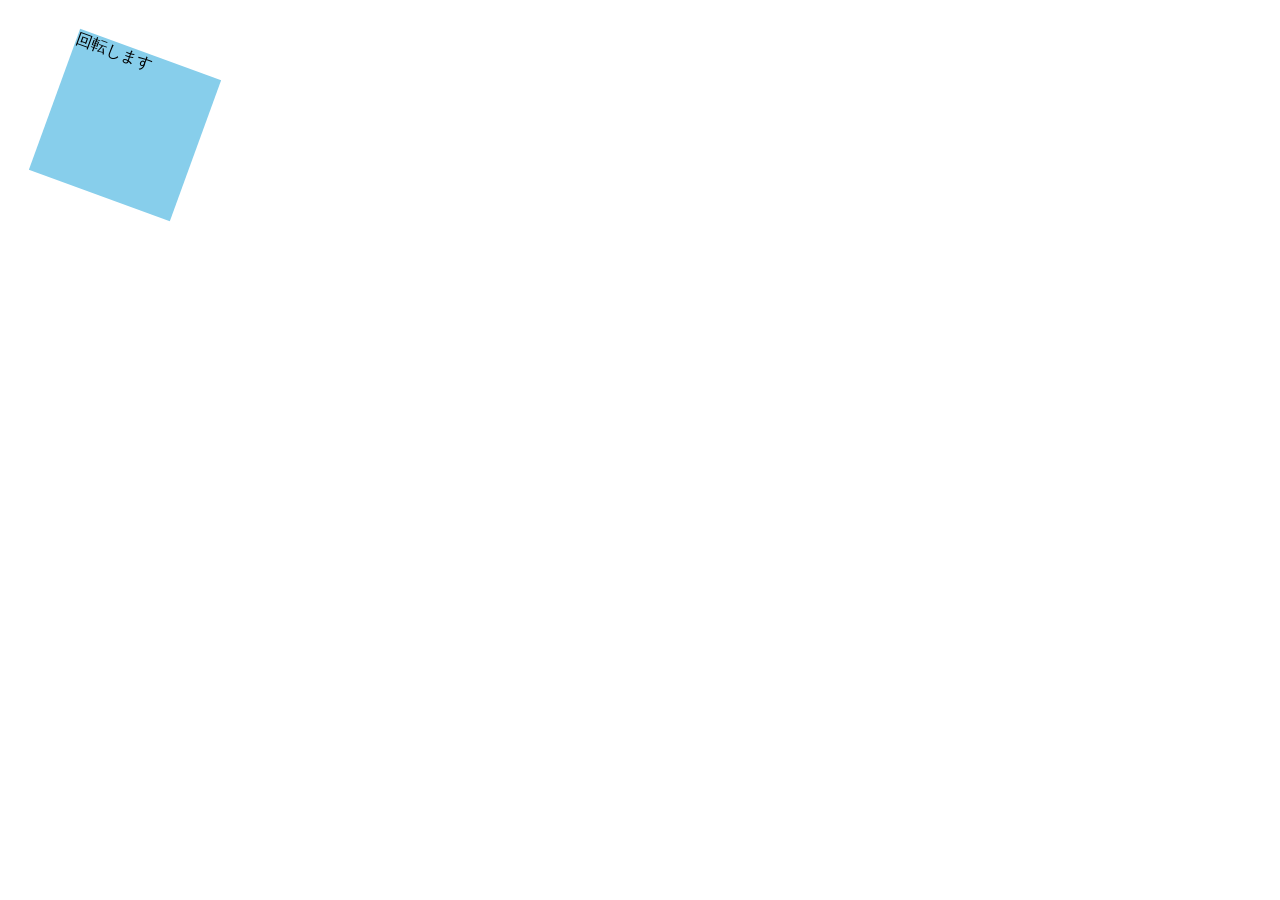
<file: kadai_mdn_css/mdn.html>
<!DOCTYPE html>
<html>

<head>
  <style>
    div{
      position: absolute;
      left: 50px;
      top: 50px;
      width: 150px;
      height: 150px;
      background-color: skyblue;
      transform: rotate(20deg);
    }
  </style>
</head>

<body>
  <div>
    回転します
  </div>

</body>

</html>
</file>
<file: html-css-kadai_013/style.css>
body {
  font-family: "Source Sans Pro", "Hiragino Kaku Gothic ProN", Meiryo, Arial,
    sans-serif;
}

p {
  font-size: 15px;
}

#main-visual > img {
  width: 100%;
}

/*====================
PC用のスタイル
=====================*/
@media screen and (min-width: 768px) {
  /*横幅設定*/
  body {
    max-width: 1080px;
    min-width: 960px;
    margin: 0 auto 0 auto;
  }
  
  #menu-sp {
    display: none;
  }

  #nav-sp {
    display: none;
  }
  /*ヘッダー*/
  header {
    display: flex;
    justify-content: space-between;
  }
  /*ナビゲーションのレイアウト*/
  #nav-pc {
    text-align: right;
    font-size: 14px;
    padding-top: 15px;
  }
  #nav-pc > a {
    text-decoration: none;
    margin-left: 20px;
  }
  #nav-pc > a:link {
    color: #0d0d0d;
  }
  #nav-pc > a:visited{
    color: #0d0d0d;
  }
  #nav-pc > a:hover{
    color: #0d0d0d;
    text-decoration: underline;
  }
  #nav-pc > a:active{
    color: #0d0d0d;
  }
}
/*=============
スマホ用のスタイル
=============*/
@media screen and (max-width: 767px) {
  /*横幅設定*/
  body {
    min-width: 375px;
    margin: 0;
  }
  #nav-pc {
    display: none;
  }
  #menu-sp {
    float: right;
    padding: 0;
  }
  #nav-sp {
    background-color: #ce933e;
    position: absolute;
    left: 0;
    top: 0;
    height: 100%;
    width: 100%;
    display: none;
    z-index: 100;
  }
  #close {
    position: absolute;
    top: 20px;
    right: 20px;
  }
  #logo-sp {
    margin: 80px 0 30px 20px;
  }
  #nav-sp > a {
    display: block;
  }
  #nav-sp > a:link{
    color: #ffffff;
  }
  #nav-sp > a:visited {
    color: #ffffff;
  }
  #nav-sp > a:hover {
    color: #ffffff;
    text-decoration: underline;
  }
  #nav-sp > a:active {
    color: #ffffff;
  }
  #nav-sp > .menu {
    text-decoration: none;
    display: block;
    margin: 0 20px 0 20px;
    height: 44px;
    font-size: 16px;
    background-image: url("images/arrow.png");
    background-repeat: no-repeat;
    background-position: right top;
  }
}
</file>
<file: kadai_013/style.css>
body {
  font-family: "Source Sans Pro", "Hiragino Kaku Gothic ProN", Meiryo, Arial,
    sans-serif;
}

P {
  font-size: 15px;
}

#main-visual > img {
  width: 100%;
}

/*====================
PC用のスタイル
=====================*/
@media screen and (min-width: 768px) {
  /*横幅設定*/
  body {
    max-width: 1080px;
    min-width: 960px;
    margin: 0 auto 0 auto;
  }
  
  #menu-sp {
    display: none;
  }

  #nav-sp {
    display: none;
  }
  /*ヘッダー*/
  header {
    display: flex;
    justify-content: space-between;
  }
  /*ナビゲーションのレイアウト*/
  #nav-pc {
    text-align: right;
    font-size: 14px;
    padding-top: 15px;
  }
  #nav-pc > a {
    text-decoration: none;
    margin-left: 20px;
  }
  #nav-pc > a:link {
    color: #0d0d0d;
  }
  #nav-pc > a:visited{
    color: #0d0d0d;
  }
  #nav-pc > a:hover{
    color: #0d0d0d;
    text-decoration: underline;
  }
  #nav-pc > a:active{
    color: #0d0d0d;
  }
}
/*=============
スマホ用のスタイル
=============*/
@media screen and (max-width: 767px) {
  /*横幅設定*/
  body {
    min-width: 375px;
    margin: 0;
  }
  #nav-pc {
    display: none;
  }
  #menu-sp {
    float: right;
    padding: 0;
  }
  #nav-sp {
    background-color: #ce933e;
    position: absolute;
    left: 0;
    top: 0;
    height: 100%;
    width: 100%;
    display: none;
    z-index: 100;
  }
  #close {
    position: absolute;
    top: 20px;
    right: 20px;
  }
  #logo-sp {
    margin: 80px 0 30px 20px;
  }
  #nav-sp > a {
    display: block;
  }
  #nav-sp > a:link{
    color: #ffffff;
  }
  #nav-sp > a:visited {
    color: #ffffff;
  }
  #nav-sp > a:hover {
    color: #ffffff;
    text-decoration: underline;
  }
  #nav-sp > a:active {
    color: #ffffff;
  }
  #nav-sp > .menu {
    text-decoration: none;
    display: block;
    margin: 0 20px 0 20px;
    height: 44px;
    font-size: 16px;
    background-image: url("images/arrow.png");
    background-repeat: no-repeat;
    background-position: right top;
  }
}
</file>
<file: Socialtech2/style.css>
body {
  font-family: "Source Sans Pro","Hiragino Kaku Gothic ProN",Meiryo,Arial, sans-serif;
}

p {
  font-size: 15px;
}

/*================
PC用のスタイル
=================*/
@media screen and (min-width: 768px){
  /*横幅設定*/
  body {
    max-width: 1080px;
    min-width: 960px;
    margin: 0 auto 0 auto;
  }
  
  header {
    display: flex;
    justify-content: space-between;
  }
  
  #nav-pc {
    font-size: 14px;
    padding-top: 15px;
  }
  
  #nav-pc > a {
    text-decoration: none;
    margin-left: 20px;
  }
  #nav-pc > a:link {
    color: #0d0d0d;
  }
  #nav-pc > a:visited {
    color: #0d0d0d;
  }
  #nav-pc > a:hover {
    color: #0d0d0d;
    text-decoration: underline;
  }
  #nav-pc > a:active {
    color: #0d0d0d;
  }

  /* スマホ用ナビを非表示*/
  #nav-sp,
  #menu-sp {
    display: none;
  }
  
  #main-visual {
    position: relative;
    height: 400px;
  }
  #main-message {
    position: absolute;
    top: 0px;
    left: 0px;
    background-color: #2710d5;
    color: #ffff;
    border-radius: 0 0 476px 0;
    max-width: 620px;
    height: 100%;
    width: 100%;
    z-index: 11;
  }
  #main-message > h1 {
    font-size: 60px;
    font-weight: bold;
    margin:100px 0 0 50px;
  }
  #main-message > p {
    font-size: 28px;
    margin: 0 0 0 50px;
  }
  #main-visual > img {
    max-width: 620px;
    border-radius: 476px 0 0 0;
    position: absolute;
    top: 0;
    right: 0;
    z-index: 10;
  }
  
  h2 {
    margin: 40px 0 0 0;
  }
  h2::after {
    content: url("images/line.png");
    margin-left: 10px;
  }
  h3 {
    font-size: 27px;
  }
  /*ミッション*/
  #mission {
    margin:80px auto 80px auto;
    width: 100%;
  }
  #mission-flex {
    display: flex;
    width: 100%;
  }
  #mission-flex > div {
    width: 50%;
    margin: 20px;
  }
  #mission-photo {
    width: 100%;
  }
  #s2dgs {
    margin: 50px 0 0 0;
    width: 100%;
  }
  /*プロダクト*/
  #product {
    background-color: #fafafa;
    margin: 80px 0 80px 0;
    padding: 10px 40px 0px 40px;
  }
  /*外枠*/
  #product > div {
    margin-top: 40px;
    display: flex;
  }
  
  #product-left {
    width: 50%;
    margin-right: 20px;
  }
  
  #product-right {
    width: 50%;
    margin-left: 20px;
    margin-top: 80px;
  }
  
  #product-left > div {
    position: relative;
    height: 480px;
    margin-right: 20px
  }
  #product-right > div {
    position: relative;
    height: 480px;
    margin-left: 20px;
  }
  
  .product-photo {
    width: 100%;
  }
  .product-explain {
    background-color: #ffff;
    position: absolute;
    left: 0;
    top: 280px;
    margin: 0 40px 0 40px;
    padding: 20px;
    box-shadow: 5px 5px 10px rgba(0, 0, 0, 0.05);
  }
  .product-explain > span {
    color: #2710d5;
    font-weight: bold;
    font-size: 16px;
    margin: 0;
  }
  .product-explain > h3{
    font-size: 20px;
    margin: 5px 0;
  }
  .product-explain > p {
    font-size: 14px;
    margin: 0;
  }
  #product-more {
    margin: 0 auto -42px auto;
  }
  
  /*--ABOUT US--*/
  #aboutus {
    margin: 80px auto 80px auto;
  }
  #aboutus > div {
    display: flex;
  }
  .culture-img {
    width: 100%;
    align-self: flex-start;
  }
  .culture-img2 {
    margin-top: 50px;
    width: 100%;
  }
  .culture-table {
    margin-right: 50px;
  }
  .culture-num {
    font-size: 80px;
    font-weight: bold;
    color: #2710d5;
    display: block;
  }
  .culture-en {
    font-size: 24px;
    font-weight: bold;
    color: #2710d5;
    display: block;
  }
  .culture-jp {
    font-size: 28px;
    font-weight: bold;
  }
  .culture-description {
    margin: 0;
  }
  
  #vision {
    margin: 80px auto 80px auto;
  }
  #vision > div {
    width: 100%;
    display: flex;
    justify-content: space-between;
    flex-wrap: wrap;
  }
  .vision-box {
    width: 300px;
    height: 300px;
    margin-bottom: 30px;
    position: relative;
  }
  
  .vision-box > img {
    width: 100%;
    height: auto;
    position: absolute;
    top: 0;
    left: 0;
    z-index: 30;
  }
  .vision-box > span {
    position: absolute;
    top: 0;
    left: 0;
    z-index: 31;
    margin-right: 20px;
  }
  .vision-box > span > h4 {
    color: #2710d5;
    font-size: 19px;
    margin-top: 80px;
  }
  .vision-box > span > h4::first-letter {
    font-size: 40px;
  }
  .vision-box > span > h5 {
    font-size: 20px;
    margin: 0;
  }
  .vision-box > span > p {
    margin-top: 10px;
  }
  
  #company {
    margin: 80px auto 80px auto;
  }
  #company-table {
    width: 100%;
  }
  .tableheader {
    text-align: left;
    padding: 20px;
    border-bottom-color: #2710d5;
    border-bottom-width: 1px;
    border-bottom-style: solid;
    width: 100px;
  }
  .tableheader-first {
    text-align: left;
    padding: 20px;
    border-bottom-color: #2710d5;
    border-bottom-width: 1px;
    border-bottom-style: solid;
    border-color: #2710d5;
    border-top-width: 1px;
    border-top-style: solid;
    width: 100px;
  }
  .cell {
    padding: 30px;
    border-bottom-color: #ececec;
    border-bottom-width: 1px;
    border-bottom-style: solid;
  }
  .cell-first {
    padding: 30px;
    border-bottom-color: #ececec;
    border-bottom-width: 1px;
    border-bottom-style: solid;
    border-top-color: #ececec;
    border-top-width: 1px;
    border-top-style: solid;
  }
  #company > iframe {
    width: 100%;
    height: 368px;
    margin-top: 40px;
  }
  
  #contact {
    margin: 80px auto 80px auto;
  }
  
  #contact > form > div {
    display: flex;
    flex-direction: row;
    flex-wrap: wrap;
    padding-bottom: 30px;
  }
  .contact-heading {
    width: 240px;
    align-self: center;
  }
  .contact-label {
    font-weight: bold;
  }
  .contact-span {
    color: #ce2222;
    margin: 0 0 0 20px;
    font-weight: bold;
  }
  .contact-textbox {
    border-top: 0;
    border-left: 0;
    border-right: 0;
    border-bottom-width: 1px;
    border-bottom-color: #707070;
    border-bottom-style: solid;
    background-color: #fafafa;
    width: 400px;
    height: 56px;
  }
  .contact-textarea {
    border-top: 0;
    border-left: 0;
    border-right: 0;
    border-bottom-width: 1px;
    border-block-end-style: solid;
    background-color: #fafafa;
    width: 400px;
    height: 200px;
  }
  
  details {
    width: 700px;
  }
  details > div {
    background-color: #fafafa;
    padding: 20px;
  }
  details > div > span {
    font-weight: bold;
  }
  footer {
    background-color: #0d0d0d;
    text-align: center;
    padding: 80px 80px 30px 80px;
  }
  
  #footer-logo {
    margin-bottom: 30px;
  }
  #footer-link {
    margin-bottom: 50px;
  }
  #footer-link > a {
    text-decoration: none;
    margin: 10px;
  }
  #footer-link > a:link {
    color: #ffffff;
  }
  #footer-link > a:visited {
    color: #ffffff;
  }
  #footer-link > a:hover {
    color: #ffffff;
    text-decoration: underline;
  }
  #footer-link > a:active {
    color: #ffffff;
  }
  
  #sns-footer {
    text-align: left;
    width: 100%;
  }
  #sns-footer > a {
    margin-right: 30px;
  }
  #copyright {
    color: #ffffff;
    float: right;
  }
  /* mission.html用スタイル */
  /* ミッションのメインビジュアル*/
  #mission-main {
    height: 496px;
    width: 100%;
    background-image: url("images/mission/mission-main.png");
    background-repeat: no-repeat;
    background-position-y: center;
  }
  #mission-title {
    background-color: #2710d5;
    width: 368px;
    color: #ffffff;
    height: 496px;
    border-radius: 0 248px 248px 0;
    position: relative;
  }
  #mission-title > h1 {
    position: absolute;
    top: 0;
    left: 100px;
    font-size: 80px;
  }
  #mission-title > span {
    position: absolute;
    top: 200px;
    left: 100px;
    font-size: 26px;
  }
  #mission-title > div {
    position: absolute;
    top: 350px;
    left: 100px;
    font-size: 16px;
  }
  #mission-s2dgs {
    width: 100%;
    margin: 20px;
  }
  .mission-h2 {
    color: #2710d5;
    font-size: 40px;
  }
  .mission-h2::after {
    content: none;
  }

  #mission-5goals {
    margin: 20px;
    display: flex;
  }
  #mission-5goals > div {
    flex-grow: 1;
    padding: 20px;
  }
  #mission-5goals >div >div {
    margin-bottom: 40px;
  }
  .fivegoals-image-right {
    float: right;
    margin: 20px;
  }
  .fivegoals-image-left {
    float: left;
    margin: 20px;
  }
  .fivegoals-number {
    color: #2710d5;
    font-size: 48px;
    margin: 0;
  }
  .fivegoals-h3 {
    font-size: 28px;
    margin: 0;
  }
  .fivegoals-p {
    margin: 0;
  }
  /*プロダクト*/
  #product-main {
    height: 496px;
    width: 100%;
    background-image: url("images/product/product-main.png");
    background-repeat: no-repeat;
    background-position-y: center;
  }
  #product-title {
    background-color: #2710d5;
    width: 368px;
    color: #ffffff;
    height: 496px;
    border-radius: 0 248px 248px 0;
    position: relative;
  }
  #product-title > h1 {
    position: absolute;
    top: 0;
    nav-left: 100px;
    font-size: 80px;
  }
  #product-title > span {
    position: absolute;
    top: 200px;
    left: 100px;
    font-size: 26px;
  }
  #product-title > div {
    position: absolute;
    top: 350px;
    left: 100px;
    font-size: 16px;
  }
  .product-section1 {
    position: relative;
    margin: 20px;
    height: 340px;
  }
  .product-section1 > img {
    position: absolute;
    top: 0;
    left: 0;
    width: 450px;
    margin: 0 40px 30px 0;
    border-radius: 0 432px 0 0;
  }
  .product-section1 > div {
    position: absolute;
    top: 0;
    left: 480px;
  }
  .product-section2 {
    position: relative;
    margin: 20px;
    height: 340px;
  }
  .product-section2 > img {
    position: absolute;
    top: 0;
    right: 0;
    width: 450px;
    margin: 0 0 30px 40px;
    border-radius: 432px 0 0 0;
  }
  .product-section2 > div {
    width: 500px;
    position: absolute;
    top: 0;
    left: 0;
  }
  .product-h2 {
    color: #2710d5;
    font-size: 24px;
    margin: 0;
  }
  .product-h3 {
    font-size: 28px;
    margin: 0;
  }
}

/*=======================
スマートフォン用のスタイル
=======================*/
@media screen and (max-width: 767px) {
  body {
    min-width: 375px;
    margin: 0;
  }

  /* PC用ナビゲーション非表示 */
  #nav-pc {
    display: none;
  }

  /* ハンバーガーメニュー */
  #menu-sp {
    float: right;
    padding: 0;
  }

  #nav-sp {
    background-color: #2710d5;
    position: absolute;
    top: 0;
    left: 0;
    width: 100%;
    height: 100%;
    display: none;
    z-index: 100;
  }

  #close {
    position: absolute;
    top: 20px;
    right: 20px;
  }

  #logo-sp {
    margin: 80px 0 30px 20px;
  }

  #nav-sp > a {
    display: block;
  }
  #nav-sp > a:link {
    color: #ffffff; 
  }
  #nav-sp a:visited{
    color: #ffffff;
  }
  #nav-sp a:hover{
    color: #ffffff;
    text-decoration: underline;
  }
  #nav-sp a:active{
    color: #ffffff;
  }
  #nav-sp >.menu {
    text-decoration: none;
    display: block;
    margin: 0 20px 0 20px;
    height: 44px;
    font-size: 16px;
    background-image: url("images/arrow.png");
    background-repeat: no-repeat;
    background-position: right top;
  }

  #sns {
    position: absolute;
    bottom: 20px;
    left: 20px;
  }
  #sns > a {
    margin: 0 30px 0 0;
  }

  h2 {
    margin: 40px 0 0 0;
  }
  h2::after {
    content: url("images/line.png");
    margin-left: 10px;
  }
  h3 {
    font-size: 27px;
  }

  /*メインビジュアル*/
  #main-visual {
    position: relative;
    height: 470px;
    width: 100%;
    overflow: hidden;
  }
  #main-visual > div {
    position: absolute;
    top: 0;
    left: 0;
    background-color: #2710d5;
    color: white;
    border-radius: 0 0 476px 0;
    text-align: center;
    height: 280px;
    width: 100%;
    z-index: 11;
  }
  #main-visual > div > h1 {
    font-size: 28px;
    margin-top: 90px;
  }
  #main-visual > div > p {
    margin: 0;
  }
  #main-visual > img {
    width: 100%;
    border-radius: 476px 0 0 0;
    z-index: 10;
    position: absolute;
    bottom: 0;
    right: 0;
  }

  #mission {
    margin: 20px;
  }
  #mission-photo {
    width: 100%;
  }
  #s2dgs {
    width: 100%;
  }

  /*PRODUT*/
  #product {
    background-color: #fafafa;
    margin: 80px auto 0px auto;
    max-width: 980px;
    padding-top: 10px;
  }
  #product h2 {
    margin-left: 20px;
  }
  #product-left,
  #product-right{
    margin-left: 20px;
    margin-right: 20px;
  }
  #product-left > div,
  #product-right > div {
    position: relative;
    height: 540px;
  }
  .product-explain {
    background-color: #ffffff;
    position: absolute;
    left: 0;
    bottom: 50px;
    padding: 20px;
    box-shadow: 5px 5px 10px rgba(0, 0, 0, 0.05);
  }
  .product-explain > span {
    color: #2710d5;
    font-weight: bold;
    font-size: 16px;
    margin: 0;
  }
  .product-explain > h3 {
    margin: 10px 0 10px 0;
  }
  .product-photo {
    width: 100%;
  }
  #product-more > img {
    margin: 0 0 -42px 20px;
  }
  /*ABOUT US*/
  #aoutus {
    margin: 80px 20px 80px 20px;
  }
  #aboutus > div {
    display: flex;
    flex-direction: column;
  }
  .culture-table {
    width: 100%;
    padding: 0 20px 0 0;
    order: 2;
  }
  .culture-img {
    width: 100%;
    order: 1;
  }
  .culture-img2 {
    width: 100%;
  }
  .culture-num {
    font-size: 80px;
    color: #2710d5;
  }
  .culture-en {
    color: #2710d5;
    font-weight: bold;
    font-size: 24px;
    display: block;
  }
  .culture-jp {
    display: block;
  }
  .culture-description {
    margin: 0;
  }
  /*VISION*/
  #vision {
    margin: 80px 20px 80px 20px;
  }
  .vision-box {
    width: 300px;
    height: 300px;
    margin-bottom: 30px;
    position: relative;
  }
  .vision-box > img {
    width: 100%;
    height: auto;
    position: absolute;
    top: 0;
    left: 0;
    z-index: 30;
  }
  .vision-box > span {
    position: absolute;
    top: 0;
    left: 0;
    z-index: 31;
    margin-right: 20px;
  }
  .vision-box >span >h4 {
    color: #2710d5;
    font-size: 19px;
    margin-top: 60px;
  }
  .vision-box >span >h5 {
    font-size: 20px;
    margin: 0;
  }
  .vision-box >span >p {
    margin-top: 10px;
  }

  /*COMPANY*/
  #company {
    margin: 0 20px 0 20px;
  }
  #company > h3 {
    margin-bottom: 20px;
  }
  #company > table {
    width: 100%;
  }
  .tableheader-first {
    text-align: left;
    padding: 20px;
    border-bottom-color: #2710d5;
    border-bottom-width: 1px;
    border-bottom-style: solid;
    border-top-color: #2710d5;
    border-top-width: 1px;
    border-top-style: solid;
    width: 50px;
  }
  .tableheader {
    text-align: left;
    padding: 20px;
    border-bottom-color: #2710d5;
    border-bottom-width: 1px;
    border-bottom-style: solid;
    width: 50px;
  }
  .cell-first {
    padding: 20px;
    border-bottom-color: #ececec;
    border-bottom-width: 1px;
    border-bottom-style: solid;
    border-top-color: #ececec;
    border-top-width: 1px;
    border-top-style: solid;
  }
  .cell {
    padding: 20px;
    border-bottom-color: #ececec;
    border-bottom-width: 1px;
    border-bottom-style: solid;
  }
  #company > iframe {
    width: 100%;
    height: 240px;
    margin-top: 40px;
  }

  /*CONTACT*/
  #contact {
    margin: 80px 20px 80px 20px;
  }
  #contact > h3 {
    margin-bottom: 20px;
  }

  #contact > form > div {
    margin-bottom: 20px;
  }
  .contact-heading {
    margin-bottom: 20px;
  }
  .contact-label {
    font-weight: bold;
  }
  .contact-span {
    color: #ce2222;
    margin-left: 20px;
    font-weight: bold;
  }
  .contact-textbox {
    height: 56px;
    border-top: 0;
    border-left: 0;
    border-right: 0;
    background-color: #fafafa;
    border-bottom-color: #707070;
    border-bottom-width: 1px;
    border-bottom-style: solid;
    min-width: 300px;
    width: 100%;
  }
  .contact-textarea {
    height: 150px;
    border-top: 0;
    border-left: 0;
    border-right: 0;
    background-color: #fafafa;
    width: 100%;
  }
  .radiobutton {
    margin-bottom: 20px;
  }
  .radiobutton + label::after {
    content: "\A";
    white-space: pre;
  }
  /*フッター*/
  footer {
    background-color: #0d0d0d;
    padding: 30px 20px 50px 20px;
  }
  #footer-logo {
    margin-bottom: 30px;
  }
  #footer-link > a {
    text-decoration: none;
    margin: 0 20px 30px 0;
    display: block;
    background-image: url("images/arrow.png");
    background-repeat: no-repeat;
    background-position: right top;
  }
  #footer-link >a:link {
    color: #ffffff;
  }
  #footer-link >a:visited {
    color: #ffffff;
  }
  #footer-link >a:hover {
    color: #ffffff;
    text-decoration: underline;
  }
  #footer-link a>:active {
    color: #ffffff;
  }

  #sns-footer >a {
    margin: 0 0 0 30px;
  }
  #copyright {
    font-size: 12px;
    display: block;
    margin-top: 30px;
    color: #ffffff;
  }

  /*mission.html用のスタイル*/
  /*ミッションのメインビジュアル*/
  #mission-main {
    height: 256px;
    width: 100%;
    background-image: url("images/mission/mission-main.png");
    background-repeat: no-repeat;
    background-position-y: center;
    background-size: auto 208px;
  }
  #mission-title {
    background-color: #2710d5;
    width: 136px;
    color: #ffffff;
    height: 256px;
    border-radius: 0 248px 248px 0;
    position: relative;
  }
  #mission-title > h1 {
    position: absolute;
    top: 0;
    left: 20px;
    font-size: 40px;
  }
  #mission-title > span {
    position: absolute;
    top: 110px;
    left: 20px;
    font-size: 18px;
  }
  #mission-title > div {
    position: absolute;
    top: 180px;
    left: 20px;
    font-size: 13px;
  }
  #mission-s2dgs {
    margin: 20px;
  }
  .mission-h2 {
    color: #2710d5;
    font-size: 38px;
  }
  .mission-h2::after {
    content: none;
  }
  #mission-s2dgs > img {
    width: 100%;
  }
  #mission-5goals {
    margin: 20px;
  }
  #mission-5goals > div > div {
    margin: 0 0 40px 0;
  }
  #s2dgs-image {
    width: 100%;
  }
  .fivegoals-image-right {
    margin: 20px auto;
    display: block;
  }
  .fivegoals-image-left {
    margin: 20px auto;
    display: block;
  }
  .fivegoals-number {
    color: #2710d5;
    font-size: 48px;
    margin: 0;
  }
  .fivegoals-h3 {
    font-size: 28px;
    margin: 0;
  }
  .fivegoals-p {
    margin: 0;
  }

  /* プロダクト */
  #product-main {
    height: 256px;
    width: 100%;
    background-image: url("images/product/product-main.png");
    background-repeat: no-repeat;
    background-position-y: center;
    background-size: auto 208px;
  }
  #product-title {
    background-color: #2710d5;
    width: 136px;
    color: #ffffff;
    height: 256px;
    border-radius: 0 248px 248px 0;
    position: relative;
  }
  #product-title > h1 {
    position: absolute;
    top: 0;
    left: 20px;
    font-size: 40px;
  }
  #product-title > span {
    position: absolute;
    top: 110px;
    left: 20px;
    font-size: 18px;
  }
  #product-title > div {
    position: absolute;
    top: 180px;
    left: 20px;
    font-size: 13px;
  }
  .product-section1 {
    margin: 20px;
  }
  .product-section1 > img {
    width: 100%;
    border-radius: 0 300px 0 0;
  }
  .product-section2 {
    margin: 20px;
    display: flex;
    flex-direction: column;
  }
  .product-section2 > img {
    order: 1;
    width: 100%;
    border-radius: 300px 0 0 0;
  }
  .product-section2 > div {
    order: 2;
  }
  .product-h2 {
    color: #2710d5;
    font-size: 24px;
    margin: 0;
  }
  .product-h3 {
    font-size: 28px;
    margin: 0;
  }

}
</file>
<file: kadai_014.css>
body {
  font-family: "Arial", "Meiryo", sans-serif
}
.google-fonts{
  font-family: 'Josefin Sans', sans-serif;
}
html {
  font-size: 20px;1px,2px,3px,gray
}
h1 {
  font-size: 200%;
  letter-spacing: 1.2em;
  text-shadow: 1px 2px 3px gray;
  border-bottom: solid 3px rgb(115,115,114);
}
.text-pink {
  color: rgb(255, 192, 203);
}
.text-skyblue {
  color: skyblue;
}
#first-heading {
  color: skyblue;
}
#second-heading {
  color: rgb(255, 192, 203
  );
}
body {
  text-align: center;
}
#parent p {
  font-weight: bold;
}
</file>
<file: style.css>
#top{
  width: 800px;
  background-color: #dcc9f4;
  margin: 20px 20px;
  text-align: center;
}
p{
  width: 20%;
  display: inline-block;
  background-color: #ffd9df;
}
#middle{
  position: relative;
  width: 800px;
  height: 800px;
  margin: 20px 20px;
  background-color: #ffd9df;
}
#middle-child01{
  position: absolute;
  top: 100px;
  left: 100px;
  width: 200px;
  height: 200px;
  background-color: #87ceeb;
}
#middle-child02{
  position: absolute;
  top: 300px;
  left: 300px;
  width: 200px;
  height: 200px;
  background-color: #87ceeb;
}
#middle-child03{
  position: absolute;
  top: 500px;
  left: 500px;
  width: 200px;
  height: 200px;
  background-color: #87ceeb;
}
#bottom{
  width: 800px;
  height: 300px;
  margin: 20px 20px;
  background-color: #87ceeb;
}
#bottom-child01{
  width: 400px;
  height: 100px;
  background-color: #e5dcf0;
}
#bottom-child02{
  position: relative;
  left: 200px;
  width: 400px;
  height: 100px;
  background-color: #e5dcf0;
}
#bottom-child03{
  position: relative;
  left: 400px;
  width: 400px;
  height: 100px;
  background-color: #e5dcf0;
}
</file>
<file: kadai_014/kadai_014.css>
body {
  font-family: "Arial", "Meiryo", sans-serif
}
.google-fonts{
  font-family: 'Josefin Sans', sans-serif;
}
html {
  font-size: 20px;
}
h1 {
  font-size: 2rem;
  letter-spacing: 1.2em;
  text-shadow: 1px 2px 3px gray;
  border-bottom: solid 3px rgb(115,115,114);
}
.text-pink {
  color: rgb(255, 192, 203);
}
.text-skyblue {
  color: skyblue;
}
body {
  text-align: center;
}
#parent p {
  font-weight: bold;
}
</file>
<file: kadai_022/style.css>
header {
  margin: 0 0 20px 0;
  background-color: rgb(244, 79, 79);
  text-align: center;
  color: rgb(255,255,255);
}
p{
  margin: 0;
  font-size: 20px;
}
a{
  margin: 0;
  font-size: 20px;
  color: rgb(255, 255, 255);
}
main{
  padding: 10px;
}
#parent{
  display: flex;
  justify-content: space-around;
}
.contents{
  border: solid 3px;
  border-color: rgb(238,204,204);
  flex-basis: 25%;
  padding: 10px 15px 10px 15px;
  margin: 20px 0px 20px 0px;
  text-align: center;
}
h2{
  font-size: 25px;
  border-bottom: dotted 3px rgb(236, 122, 122);
}
h2::before{
  content: "●";
  color: rgb(239,111,139);
}
p:nth-of-type(2)::first-letter{
  font-weight: bold;
  color: rgb(97,206,249);
}
img{
  margin: 10px 0px 10px 0px;
  width: 70%;
}
footer{
  background-color: rgb(244, 79, 79);
  text-align: center;
}
a:visited{
  color:rgb(193, 234, 251);
}
a:hover{
  color: rgb(245, 178, 168);
}
@media screen and (max-width: 768px) {
  div{
    display: block;
  }
  h2{
    font-size: 30px;
  }
  p{
    font-size: 25px;
  }
  #parent{
    display: block;
  }
}
</file>
